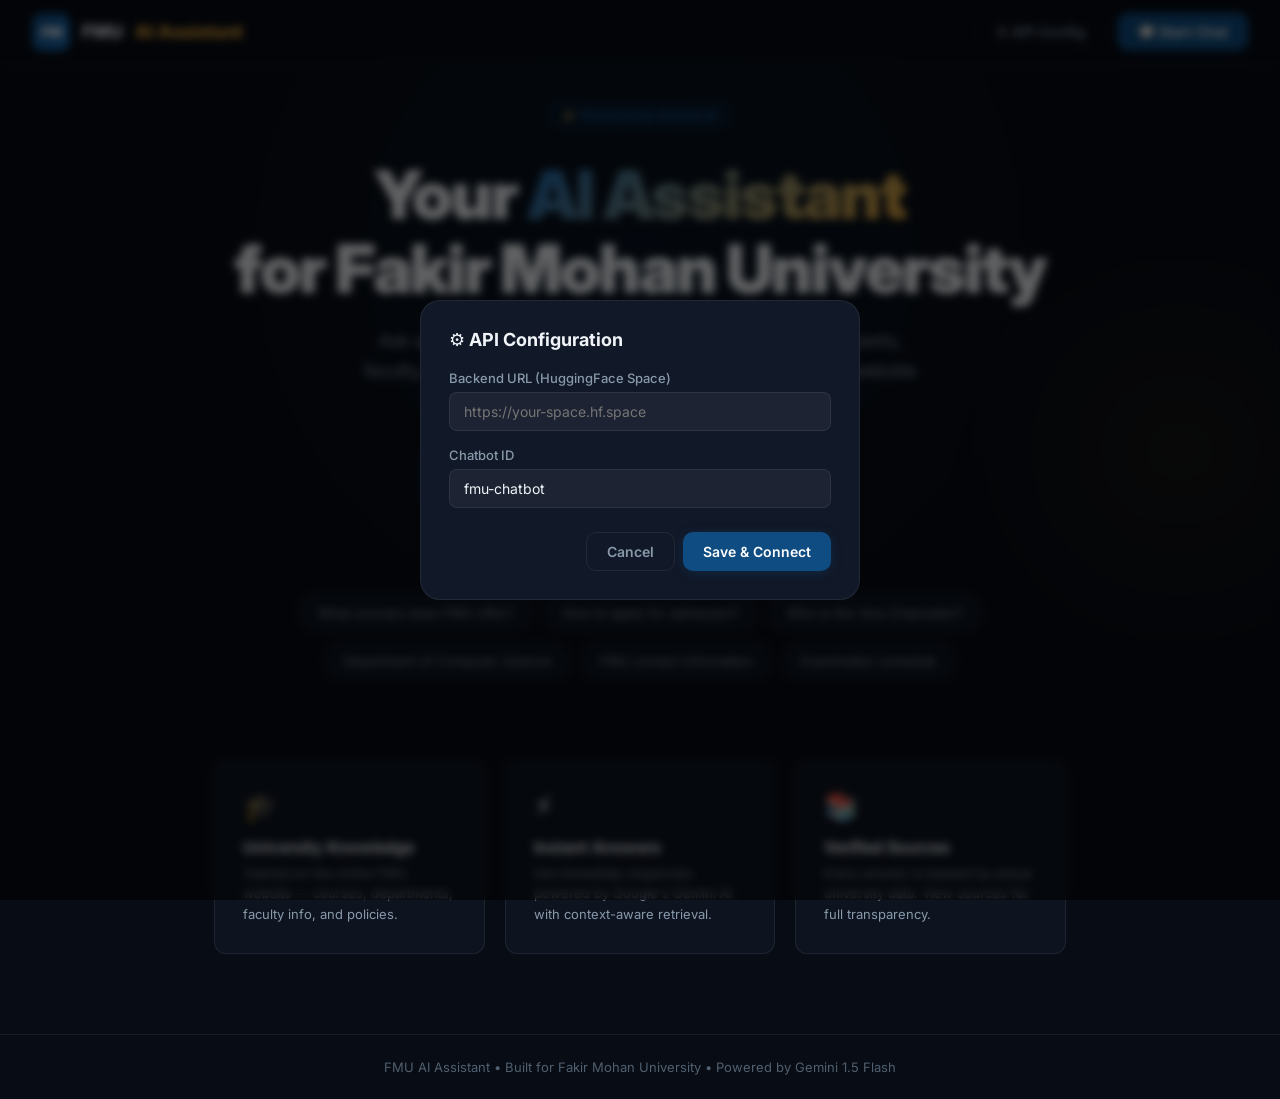
<file: frontend/index.html>
<!DOCTYPE html>
<html lang="en">
<head>
    <meta charset="UTF-8">
    <meta name="viewport" content="width=device-width, initial-scale=1.0">
    <title>FMU AI Assistant — Fakir Mohan University</title>
    <meta name="description" content="AI-powered assistant for Fakir Mohan University. Ask questions about courses, admissions, departments, and more.">
    <link href="https://fonts.googleapis.com/css2?family=Inter:wght@300;400;500;600;700;800;900&display=swap" rel="stylesheet">
    <link rel="icon" href="data:image/svg+xml,<svg xmlns='http://www.w3.org/2000/svg' viewBox='0 0 32 32'><rect width='32' height='32' rx='8' fill='%230F4C81'/><text x='50%25' y='55%25' text-anchor='middle' dominant-baseline='central' font-size='15' font-weight='bold' fill='white'>FM</text></svg>">
    <style>
        /* ============================================= */
        /*  FMU AI ASSISTANT — COMPLETE STYLES           */
        /* ============================================= */

        :root {
            --primary: #0F4C81;
            --primary-light: #1A6BB5;
            --primary-dark: #0A3A66;
            --accent: #E8A838;
            --accent-light: #F0BC5E;
            --bg-dark: #080C14;
            --bg-card: #0D1420;
            --bg-secondary: #111827;
            --bg-input: rgba(255,255,255,0.05);
            --text-primary: #F0F4F8;
            --text-secondary: #8899AA;
            --text-muted: #506070;
            --border: rgba(255,255,255,0.07);
            --border-focus: rgba(15,76,129,0.5);
            --shadow-glow: 0 0 40px rgba(15,76,129,0.15);
            --radius: 12px;
            --radius-lg: 20px;
            --font: 'Inter', -apple-system, BlinkMacSystemFont, system-ui, sans-serif;
        }

        * { margin:0; padding:0; box-sizing:border-box; }

        html { scroll-behavior: smooth; }

        body {
            font-family: var(--font);
            background: var(--bg-dark);
            color: var(--text-primary);
            min-height: 100vh;
            overflow-x: hidden;
            -webkit-font-smoothing: antialiased;
        }

        ::-webkit-scrollbar { width:5px; }
        ::-webkit-scrollbar-track { background:transparent; }
        ::-webkit-scrollbar-thumb { background:rgba(255,255,255,0.1); border-radius:10px; }

        /* ---- LANDING HERO ---- */
        .landing {
            min-height: 100vh;
            display: flex;
            flex-direction: column;
            position: relative;
        }

        .landing::before {
            content:'';
            position:absolute;
            top:-200px; left:50%; transform:translateX(-50%);
            width:900px; height:900px;
            background: radial-gradient(circle, rgba(15,76,129,0.12) 0%, transparent 65%);
            pointer-events:none;
        }

        .landing::after {
            content:'';
            position:absolute;
            top:200px; right:-150px;
            width:500px; height:500px;
            background: radial-gradient(circle, rgba(232,168,56,0.06) 0%, transparent 65%);
            pointer-events:none;
        }

        /* Navbar */
        .navbar {
            position: fixed; top:0; left:0; right:0;
            height: 64px;
            background: rgba(8,12,20,0.85);
            backdrop-filter: blur(20px);
            border-bottom: 1px solid var(--border);
            z-index: 1000;
            display: flex;
            align-items: center;
            justify-content: space-between;
            padding: 0 32px;
        }

        .nav-brand {
            display: flex;
            align-items: center;
            gap: 12px;
            font-weight: 800;
            font-size: 18px;
            text-decoration: none;
            color: var(--text-primary);
        }

        .nav-logo {
            width: 38px; height: 38px;
            background: linear-gradient(135deg, var(--primary), var(--primary-light));
            border-radius: 10px;
            display: flex; align-items:center; justify-content:center;
            font-size: 14px; font-weight: 900; color: white;
            letter-spacing: -0.5px;
        }

        .nav-brand span { color: var(--accent); }

        .nav-right {
            display: flex; align-items:center; gap:12px;
        }

        .btn {
            display: inline-flex; align-items:center; justify-content:center; gap:8px;
            padding: 10px 20px;
            border-radius: 10px;
            font-weight: 600; font-size: 14px;
            border: none; cursor: pointer;
            font-family: var(--font);
            transition: all 0.25s ease;
            text-decoration: none;
        }

        .btn-primary {
            background: var(--primary);
            color: white;
            box-shadow: 0 2px 12px rgba(15,76,129,0.3);
        }
        .btn-primary:hover {
            background: var(--primary-light);
            box-shadow: 0 4px 20px rgba(15,76,129,0.5);
            transform: translateY(-1px);
        }

        .btn-outline {
            background: transparent;
            color: var(--text-secondary);
            border: 1px solid var(--border);
        }
        .btn-outline:hover {
            color: var(--text-primary);
            border-color: rgba(255,255,255,0.15);
            background: rgba(255,255,255,0.03);
        }

        /* Hero */
        .hero {
            flex: 1;
            display: flex;
            flex-direction: column;
            align-items: center;
            justify-content: center;
            text-align: center;
            padding: 100px 24px 60px;
            position: relative;
        }

        .hero-badge {
            display: inline-flex; align-items:center; gap:8px;
            padding: 6px 16px;
            background: rgba(15,76,129,0.12);
            border: 1px solid rgba(15,76,129,0.25);
            border-radius: 999px;
            font-size: 13px;
            color: var(--primary-light);
            font-weight: 500;
            margin-bottom: 28px;
            animation: fadeUp 0.6s ease-out;
        }

        .hero h1 {
            font-size: clamp(2.5rem, 6vw, 4.2rem);
            font-weight: 900;
            line-height: 1.1;
            letter-spacing: -0.03em;
            margin-bottom: 20px;
            animation: fadeUp 0.6s ease-out 0.1s both;
        }

        .hero h1 .highlight {
            background: linear-gradient(135deg, var(--primary-light), var(--accent));
            -webkit-background-clip: text;
            -webkit-text-fill-color: transparent;
            background-clip: text;
        }

        .hero-subtitle {
            font-size: 18px;
            color: var(--text-secondary);
            max-width: 560px;
            line-height: 1.7;
            margin-bottom: 36px;
            animation: fadeUp 0.6s ease-out 0.2s both;
        }

        .hero-actions {
            display: flex; gap: 12px;
            animation: fadeUp 0.6s ease-out 0.3s both;
        }

        /* Quick Questions */
        .quick-section {
            padding: 0 24px 80px;
            text-align: center;
            position: relative;
            animation: fadeUp 0.6s ease-out 0.4s both;
        }

        .quick-label {
            font-size: 13px;
            color: var(--text-muted);
            text-transform: uppercase;
            letter-spacing: 0.1em;
            font-weight: 600;
            margin-bottom: 16px;
        }

        .quick-questions {
            display: flex;
            flex-wrap: wrap;
            justify-content: center;
            gap: 10px;
            max-width: 800px;
            margin: 0 auto;
        }

        .quick-q {
            padding: 10px 18px;
            background: var(--bg-card);
            border: 1px solid var(--border);
            border-radius: 999px;
            color: var(--text-secondary);
            font-size: 13px;
            cursor: pointer;
            transition: all 0.2s;
            font-family: var(--font);
        }

        .quick-q:hover {
            border-color: var(--primary);
            color: var(--text-primary);
            background: rgba(15,76,129,0.08);
        }

        /* Features */
        .features {
            display: grid;
            grid-template-columns: repeat(auto-fit, minmax(260px, 1fr));
            gap: 20px;
            max-width: 900px;
            margin: 0 auto;
            padding: 0 24px 80px;
            animation: fadeUp 0.6s ease-out 0.5s both;
        }

        .feature-card {
            padding: 28px;
            background: var(--bg-card);
            border: 1px solid var(--border);
            border-radius: var(--radius);
            transition: all 0.3s;
        }

        .feature-card:hover {
            border-color: rgba(15,76,129,0.3);
            box-shadow: var(--shadow-glow);
            transform: translateY(-3px);
        }

        .feature-icon {
            font-size: 28px;
            margin-bottom: 14px;
        }

        .feature-card h3 {
            font-size: 16px; font-weight: 700;
            margin-bottom: 6px;
        }

        .feature-card p {
            font-size: 13px;
            color: var(--text-secondary);
            line-height: 1.6;
        }

        .footer {
            text-align: center;
            padding: 24px;
            border-top: 1px solid var(--border);
            font-size: 13px;
            color: var(--text-muted);
        }

        /* ================================================ */
        /*  CHAT PAGE                                       */
        /* ================================================ */
        .chat-page {
            display: none;
            flex-direction: column;
            height: 100vh;
        }

        .chat-page.active { display: flex; }
        .landing.hidden { display: none; }

        .chat-topbar {
            height: 64px;
            background: rgba(8,12,20,0.9);
            backdrop-filter: blur(20px);
            border-bottom: 1px solid var(--border);
            display: flex;
            align-items: center;
            justify-content: space-between;
            padding: 0 24px;
            flex-shrink: 0;
        }

        .chat-topbar-left {
            display: flex; align-items:center; gap:12px;
        }

        .chat-topbar-avatar {
            width: 36px; height: 36px;
            background: linear-gradient(135deg, var(--primary), var(--primary-light));
            border-radius: 10px;
            display: flex; align-items:center; justify-content:center;
            font-size: 13px; font-weight: 900; color: white;
        }

        .chat-topbar-info h3 {
            font-size: 15px; font-weight: 700;
        }

        .chat-topbar-status {
            font-size: 12px;
            color: #00C9A7;
            display: flex; align-items:center; gap:4px;
        }

        .chat-topbar-status::before {
            content:''; width:6px; height:6px;
            border-radius:50%; background:#00C9A7;
        }

        .chat-topbar-right {
            display: flex; gap: 8px;
        }

        .icon-btn {
            width: 36px; height: 36px;
            border-radius: 8px;
            background: transparent;
            border: 1px solid var(--border);
            color: var(--text-secondary);
            cursor: pointer;
            display: flex; align-items:center; justify-content:center;
            font-size: 16px;
            transition: all 0.2s;
            font-family: var(--font);
        }
        .icon-btn:hover {
            background: rgba(255,255,255,0.05);
            color: var(--text-primary);
        }

        /* Messages */
        .chat-messages {
            flex: 1;
            overflow-y: auto;
            padding: 24px;
            display: flex;
            flex-direction: column;
            gap: 16px;
        }

        .msg {
            max-width: 75%;
            display: flex;
            gap: 10px;
            animation: fadeUp 0.3s ease-out;
        }

        .msg.user { align-self:flex-end; flex-direction:row-reverse; }

        .msg-avatar {
            width: 32px; height: 32px;
            border-radius: 50%;
            flex-shrink: 0;
            display: flex; align-items:center; justify-content:center;
            font-size: 14px;
        }

        .msg.bot .msg-avatar {
            background: linear-gradient(135deg, var(--primary), var(--primary-light));
        }

        .msg.user .msg-avatar {
            background: var(--bg-secondary);
            border: 1px solid var(--border);
        }

        .msg-content {
            padding: 12px 18px;
            border-radius: 16px;
            font-size: 14px;
            line-height: 1.7;
        }

        .msg.bot .msg-content {
            background: var(--bg-card);
            border: 1px solid var(--border);
            border-top-left-radius: 4px;
        }

        .msg.user .msg-content {
            background: var(--primary);
            color: white;
            border-top-right-radius: 4px;
        }

        .msg-time {
            font-size: 11px;
            color: var(--text-muted);
            margin-top: 4px;
            padding: 0 4px;
        }

        .msg.user .msg-time { text-align:right; }

        /* Typing */
        .typing-dots { display:flex; gap:4px; padding:14px 18px; }
        .typing-dot {
            width:7px; height:7px;
            border-radius:50%;
            background: var(--text-muted);
            animation: bounce 1.4s infinite;
        }
        .typing-dot:nth-child(2) { animation-delay:0.2s; }
        .typing-dot:nth-child(3) { animation-delay:0.4s; }

        @keyframes bounce {
            0%,60%,100% { transform:translateY(0); }
            30% { transform:translateY(-7px); }
        }

        /* Chat Input */
        .chat-input-area {
            padding: 16px 24px;
            border-top: 1px solid var(--border);
            background: var(--bg-secondary);
            flex-shrink: 0;
        }

        .chat-input-box {
            display: flex; align-items:center; gap:10px;
            background: var(--bg-input);
            border: 1px solid var(--border);
            border-radius: 14px;
            padding: 4px 8px;
            transition: border-color 0.2s;
        }

        .chat-input-box:focus-within {
            border-color: var(--border-focus);
            box-shadow: 0 0 0 3px rgba(15,76,129,0.08);
        }

        #chatInput {
            flex:1;
            background:transparent;
            border:none;
            color: var(--text-primary);
            font-size: 14px;
            padding: 12px;
            font-family: var(--font);
            resize: none;
            max-height: 120px;
            outline: none;
            line-height: 1.5;
        }
        #chatInput::placeholder { color: var(--text-muted); }

        .send-btn {
            width: 40px; height: 40px;
            border-radius: 10px;
            background: var(--primary);
            color: white;
            border: none;
            cursor: pointer;
            display: flex; align-items:center; justify-content:center;
            flex-shrink: 0;
            transition: all 0.2s;
        }
        .send-btn:hover { background: var(--primary-light); }
        .send-btn:disabled { opacity:0.4; cursor:not-allowed; }

        .chat-footer-text {
            text-align:center;
            font-size: 11px;
            color: var(--text-muted);
            margin-top: 8px;
        }

        /* Sources */
        .sources-panel {
            display: none;
            padding: 12px 24px;
            border-top: 1px solid var(--border);
            background: var(--bg-card);
            max-height: 180px;
            overflow-y: auto;
        }
        .sources-panel.open { display:block; }
        .source-item {
            padding: 8px 12px;
            background: var(--bg-input);
            border-radius: 8px;
            margin-bottom: 6px;
            font-size: 12px;
            color: var(--text-secondary);
            line-height: 1.5;
        }

        /* Settings Modal */
        .modal-bg {
            position:fixed; inset:0;
            background: rgba(0,0,0,0.6);
            backdrop-filter: blur(4px);
            display:flex; align-items:center; justify-content:center;
            z-index:5000;
            opacity:0; visibility:hidden;
            transition: all 0.25s;
        }
        .modal-bg.open { opacity:1; visibility:visible; }

        .modal {
            background: var(--bg-secondary);
            border: 1px solid var(--border);
            border-radius: var(--radius-lg);
            padding: 28px;
            width: 90%; max-width: 440px;
            transform: scale(0.95) translateY(10px);
            transition: transform 0.25s;
        }
        .modal-bg.open .modal { transform:scale(1) translateY(0); }

        .modal h2 { font-size:18px; font-weight:700; margin-bottom:20px; }

        .modal label {
            display:block;
            font-size:13px; font-weight:500;
            color: var(--text-secondary);
            margin-bottom: 6px;
        }

        .modal input, .modal select {
            width:100%;
            padding: 10px 14px;
            background: var(--bg-input);
            border: 1px solid var(--border);
            border-radius: 8px;
            color: var(--text-primary);
            font-size: 14px;
            font-family: var(--font);
            outline:none;
            margin-bottom: 16px;
            transition: border-color 0.2s;
        }
        .modal input:focus { border-color: var(--border-focus); }

        .modal-actions {
            display:flex; gap:8px; justify-content:flex-end;
            margin-top: 8px;
        }

        /* Toast */
        .toast-box {
            position:fixed; top:72px; right:20px;
            z-index:9999;
            display:flex; flex-direction:column; gap:8px;
        }

        .toast {
            padding: 12px 20px;
            background: var(--bg-secondary);
            border: 1px solid var(--border);
            border-radius: 10px;
            font-size: 13px;
            display:flex; align-items:center; gap:8px;
            box-shadow: 0 4px 20px rgba(0,0,0,0.4);
            animation: slideIn 0.3s ease-out;
            min-width: 260px;
        }
        .toast.success { border-left: 3px solid #00C9A7; }
        .toast.error { border-left: 3px solid #FF5050; }

        /* Animations */
        @keyframes fadeUp {
            from { opacity:0; transform:translateY(16px); }
            to { opacity:1; transform:translateY(0); }
        }
        @keyframes slideIn {
            from { opacity:0; transform:translateX(100%); }
            to { opacity:1; transform:translateX(0); }
        }

        /* Responsive */
        @media (max-width:640px) {
            .hero h1 { font-size: 2rem; }
            .hero-actions { flex-direction:column; align-items:center; }
            .features { grid-template-columns:1fr; }
            .msg { max-width: 90%; }
            .quick-questions { gap:6px; }
            .quick-q { font-size:12px; padding:8px 12px; }
        }
    </style>
</head>
<body>

    <!-- ============================================ -->
    <!-- LANDING PAGE                                 -->
    <!-- ============================================ -->
    <div class="landing" id="landing">
        <nav class="navbar">
            <a href="#" class="nav-brand" onclick="showLanding()">
                <div class="nav-logo">FM</div>
                FMU <span>AI Assistant</span>
            </a>
            <div class="nav-right">
                <button class="btn btn-outline" onclick="openSettings()">⚙️ API Config</button>
                <button class="btn btn-primary" onclick="startChat()">💬 Start Chat</button>
            </div>
        </nav>

        <section class="hero">
            <div class="hero-badge">🎓 Powered by Gemini AI</div>
            <h1>Your <span class="highlight">AI Assistant</span><br>for Fakir Mohan University</h1>
            <p class="hero-subtitle">
                Ask anything about FMU — courses, admissions, departments, faculty, events, and more. 
                Trained on the official university website data.
            </p>
            <div class="hero-actions">
                <button class="btn btn-primary" onclick="startChat()" style="padding:14px 32px;font-size:16px">
                    💬 Chat with FMU AI
                </button>
                <a href="https://fmuniversity.nic.in" target="_blank" class="btn btn-outline" style="padding:14px 24px">
                    🌐 Visit FMU Website
                </a>
            </div>
        </section>

        <section class="quick-section">
            <div class="quick-label">Try asking</div>
            <div class="quick-questions">
                <button class="quick-q" onclick="askQuestion(this.textContent)">What courses does FMU offer?</button>
                <button class="quick-q" onclick="askQuestion(this.textContent)">How to apply for admission?</button>
                <button class="quick-q" onclick="askQuestion(this.textContent)">Who is the Vice Chancellor?</button>
                <button class="quick-q" onclick="askQuestion(this.textContent)">Department of Computer Science</button>
                <button class="quick-q" onclick="askQuestion(this.textContent)">FMU contact information</button>
                <button class="quick-q" onclick="askQuestion(this.textContent)">Examination schedule</button>
            </div>
        </section>

        <section class="features">
            <div class="feature-card">
                <div class="feature-icon">🎓</div>
                <h3>University Knowledge</h3>
                <p>Trained on the entire FMU website — courses, departments, faculty info, and policies.</p>
            </div>
            <div class="feature-card">
                <div class="feature-icon">⚡</div>
                <h3>Instant Answers</h3>
                <p>Get immediate responses powered by Google's Gemini AI with context-aware retrieval.</p>
            </div>
            <div class="feature-card">
                <div class="feature-icon">📚</div>
                <h3>Verified Sources</h3>
                <p>Every answer is backed by actual university data. View sources for full transparency.</p>
            </div>
        </section>

        <footer class="footer">
            FMU AI Assistant • Built for Fakir Mohan University • Powered by Gemini 1.5 Flash
        </footer>
    </div>

    <!-- ============================================ -->
    <!-- CHAT PAGE                                    -->
    <!-- ============================================ -->
    <div class="chat-page" id="chatPage">
        <div class="chat-topbar">
            <div class="chat-topbar-left">
                <div class="chat-topbar-avatar">FM</div>
                <div class="chat-topbar-info">
                    <h3>FMU AI Assistant</h3>
                    <div class="chat-topbar-status">Online</div>
                </div>
            </div>
            <div class="chat-topbar-right">
                <button class="icon-btn" onclick="toggleSources()" title="View Sources">📚</button>
                <button class="icon-btn" onclick="clearChat()" title="New Chat">🗑️</button>
                <button class="icon-btn" onclick="openSettings()" title="Settings">⚙️</button>
                <button class="icon-btn" onclick="showLanding()" title="Home">🏠</button>
            </div>
        </div>

        <div class="chat-messages" id="chatMessages"></div>

        <div class="sources-panel" id="sourcesPanel">
            <div style="font-size:12px;color:var(--text-muted);font-weight:600;margin-bottom:8px;">📚 Sources Used</div>
            <div id="sourcesContent"></div>
        </div>

        <div class="chat-input-area">
            <div class="chat-input-box">
                <textarea id="chatInput" placeholder="Ask anything about FMU..." rows="1" onkeydown="handleKey(event)"></textarea>
                <button class="send-btn" id="sendBtn" onclick="sendMessage()">
                    <svg width="18" height="18" viewBox="0 0 24 24" fill="none" stroke="currentColor" stroke-width="2.5" stroke-linecap="round" stroke-linejoin="round">
                        <line x1="22" y1="2" x2="11" y2="13"></line>
                        <polygon points="22 2 15 22 11 13 2 9 22 2"></polygon>
                    </svg>
                </button>
            </div>
            <div class="chat-footer-text">
                FMU AI Assistant • Powered by Gemini 1.5 Flash • Responses may not always be accurate
            </div>
        </div>
    </div>

    <!-- ============================================ -->
    <!-- SETTINGS MODAL                               -->
    <!-- ============================================ -->
    <div class="modal-bg" id="settingsModal">
        <div class="modal">
            <h2>⚙️ API Configuration</h2>
            <label>Backend URL (HuggingFace Space)</label>
            <input type="url" id="apiUrlInput" placeholder="https://your-space.hf.space">
            <label>Chatbot ID</label>
            <input type="text" id="botIdInput" placeholder="fmu-chatbot" value="fmu-chatbot">
            <div class="modal-actions">
                <button class="btn btn-outline" onclick="closeSettings()">Cancel</button>
                <button class="btn btn-primary" onclick="saveSettings()">Save & Connect</button>
            </div>
        </div>
    </div>

    <!-- Toast -->
    <div class="toast-box" id="toastBox"></div>

    <!-- ============================================ -->
    <!-- JAVASCRIPT                                   -->
    <!-- ============================================ -->
    <script>
        // ---- State ----
        let history = [];
        let lastSources = [];
        let showSourcesFlag = false;

        const INITIAL_MESSAGE = "Hello! 👋 I'm the **FMU AI Assistant**, trained on the Fakir Mohan University website. Ask me anything about courses, admissions, departments, faculty, or university policies!";

        // ---- API ----
        function getApiUrl() { return (localStorage.getItem('fmu_api_url') || '').replace(/\/+$/, ''); }
        function getBotId() { return localStorage.getItem('fmu_bot_id') || 'fmu-chatbot'; }

        // ---- Navigation ----
        function startChat() {
            document.getElementById('landing').classList.add('hidden');
            document.getElementById('chatPage').classList.add('active');
            if (document.getElementById('chatMessages').children.length === 0) {
                addMsg('bot', INITIAL_MESSAGE);
            }
            document.getElementById('chatInput').focus();
        }

        function showLanding() {
            document.getElementById('landing').classList.remove('hidden');
            document.getElementById('chatPage').classList.remove('active');
        }

        function askQuestion(q) {
            startChat();
            setTimeout(() => {
                document.getElementById('chatInput').value = q;
                sendMessage();
            }, 300);
        }

        // ---- Chat ----
        function addMsg(role, text, animate = true) {
            const container = document.getElementById('chatMessages');
            const div = document.createElement('div');
            div.className = `msg ${role}`;
            if (!animate) div.style.animation = 'none';
            const avatar = role === 'bot' ? 'FM' : '👤';
            const time = new Date().toLocaleTimeString([], {hour:'2-digit',minute:'2-digit'});
            div.innerHTML = `
                <div class="msg-avatar">${avatar}</div>
                <div>
                    <div class="msg-content">${formatMd(text)}</div>
                    <div class="msg-time">${time}</div>
                </div>
            `;
            container.appendChild(div);
            container.scrollTop = container.scrollHeight;
        }

        function showTyping() {
            const c = document.getElementById('chatMessages');
            const d = document.createElement('div');
            d.className = 'msg bot'; d.id = 'typingMsg';
            d.innerHTML = `
                <div class="msg-avatar">FM</div>
                <div class="msg-content">
                    <div class="typing-dots">
                        <div class="typing-dot"></div><div class="typing-dot"></div><div class="typing-dot"></div>
                    </div>
                </div>
            `;
            c.appendChild(d);
            c.scrollTop = c.scrollHeight;
        }

        function removeTyping() {
            const el = document.getElementById('typingMsg');
            if (el) el.remove();
        }

        async function sendMessage() {
            const input = document.getElementById('chatInput');
            const msg = input.value.trim();
            if (!msg) return;

            const api = getApiUrl();
            if (!api) { toast('Configure API URL first (⚙️ button)', 'error'); return; }

            addMsg('user', msg);
            history.push({ role: 'user', content: msg });
            input.value = '';
            input.style.height = 'auto';
            document.getElementById('sendBtn').disabled = true;

            showTyping();

            try {
                const resp = await fetch(`${api}/api/chat/${encodeURIComponent(getBotId())}`, {
                    method: 'POST',
                    headers: { 'Content-Type': 'application/json' },
                    body: JSON.stringify({ message: msg, history: history.slice(-10), stream: false }),
                });

                removeTyping();
                if (!resp.ok) { const e = await resp.json(); throw new Error(e.detail || 'Request failed'); }

                const data = await resp.json();
                const reply = data.response || 'Sorry, I could not generate a response.';
                addMsg('bot', reply);
                history.push({ role: 'assistant', content: reply });

                if (data.sources) { lastSources = data.sources; updateSources(); }
            } catch (err) {
                removeTyping();
                addMsg('bot', `⚠️ Error: ${err.message}`);
            }

            document.getElementById('sendBtn').disabled = false;
            input.focus();
        }

        function handleKey(e) {
            if (e.key === 'Enter' && !e.shiftKey) { e.preventDefault(); sendMessage(); }
        }

        function clearChat() {
            if (!confirm('Start new conversation?')) return;
            history = [];
            document.getElementById('chatMessages').innerHTML = '';
            addMsg('bot', INITIAL_MESSAGE);
        }

        // ---- Formatting ----
        function esc(s) {
            return String(s).replace(/&/g,'&amp;').replace(/</g,'&lt;').replace(/>/g,'&gt;').replace(/"/g,'&quot;');
        }

        function formatMd(text) {
            let s = esc(text);
            s = s.replace(/\*\*(.*?)\*\*/g, '<strong>$1</strong>');
            s = s.replace(/\*(.*?)\*/g, '<em>$1</em>');
            s = s.replace(/```([\s\S]*?)```/g, '<pre style="background:var(--bg-dark);padding:10px;border-radius:8px;margin:8px 0;overflow-x:auto;font-size:13px"><code>$1</code></pre>');
            s = s.replace(/`(.*?)`/g, '<code style="background:var(--bg-dark);padding:1px 5px;border-radius:4px;font-size:0.9em">$1</code>');
            s = s.replace(/\n/g, '<br>');
            s = s.replace(/\[(.*?)\]\((.*?)\)/g, '<a href="$2" target="_blank" style="color:var(--accent);text-decoration:underline">$1</a>');
            return s;
        }

        // ---- Sources ----
        function toggleSources() {
            showSourcesFlag = !showSourcesFlag;
            document.getElementById('sourcesPanel').classList.toggle('open', showSourcesFlag);
        }

        function updateSources() {
            const el = document.getElementById('sourcesContent');
            if (!lastSources.length) { el.innerHTML = '<p style="color:var(--text-muted)">No sources for last response.</p>'; return; }
            el.innerHTML = lastSources.map((s,i) =>
                `<div class="source-item"><strong>Source ${i+1}</strong> (${(s.score*100).toFixed(0)}% match)<br>${esc(s.content)}</div>`
            ).join('');
        }

        // ---- Settings ----
        function openSettings() {
            document.getElementById('apiUrlInput').value = getApiUrl();
            document.getElementById('botIdInput').value = getBotId();
            document.getElementById('settingsModal').classList.add('open');
        }

        function closeSettings() {
            document.getElementById('settingsModal').classList.remove('open');
        }

        function saveSettings() {
            const url = document.getElementById('apiUrlInput').value.trim();
            const botId = document.getElementById('botIdInput').value.trim();
            if (!url) { toast('Enter a valid API URL', 'error'); return; }
            localStorage.setItem('fmu_api_url', url);
            localStorage.setItem('fmu_bot_id', botId || 'fmu-chatbot');
            closeSettings();
            toast('Settings saved! Connected to backend.', 'success');
        }

        // ---- Toast ----
        function toast(msg, type = 'success') {
            const box = document.getElementById('toastBox');
            const t = document.createElement('div');
            t.className = `toast ${type}`;
            t.innerHTML = `<span>${type === 'success' ? '✅' : '❌'}</span><span>${esc(msg)}</span>`;
            box.appendChild(t);
            setTimeout(() => { t.style.opacity='0'; t.style.transform='translateX(100%)'; t.style.transition='all 0.3s'; setTimeout(()=>t.remove(),300); }, 4000);
        }

        // ---- Auto-resize input ----
        document.getElementById('chatInput').addEventListener('input', function() {
            this.style.height = 'auto';
            this.style.height = Math.min(this.scrollHeight, 120) + 'px';
        });

        // ---- Check if API is configured ----
        if (!getApiUrl()) {
            setTimeout(() => openSettings(), 500);
        }
    </script>
</body>
</html>
</file>
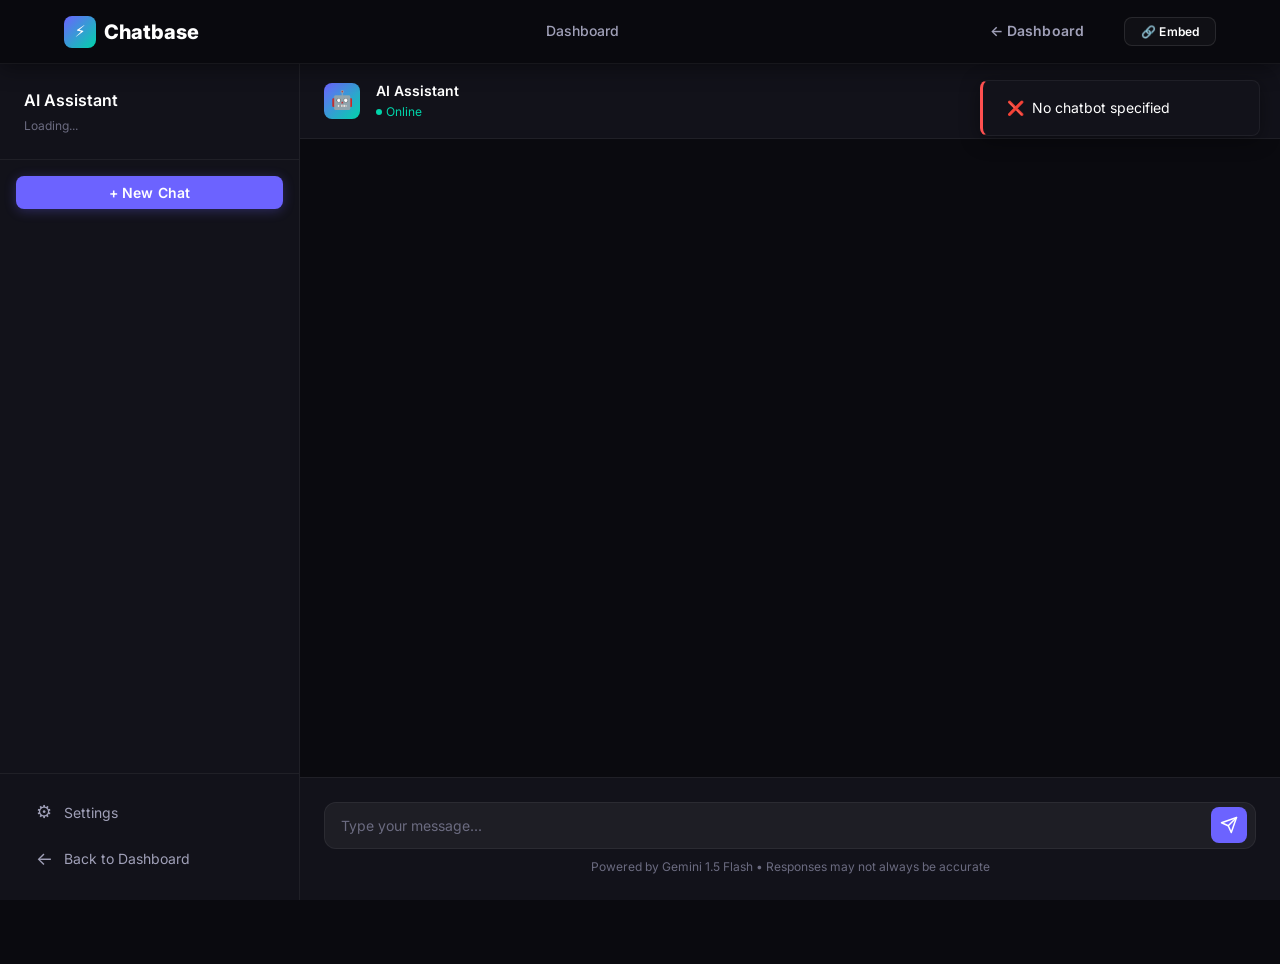
<file: frontend/chat.html>
<!DOCTYPE html>
<html lang="en">
<head>
    <meta charset="UTF-8">
    <meta name="viewport" content="width=device-width, initial-scale=1.0">
    <title>Chat — Chatbase</title>
    <meta name="description" content="Test your AI chatbot.">
    <link rel="stylesheet" href="style.css">
    <link rel="icon" href="data:image/svg+xml,<svg xmlns='http://www.w3.org/2000/svg' viewBox='0 0 32 32'><rect width='32' height='32' rx='6' fill='%236C63FF'/><text x='50%25' y='55%25' text-anchor='middle' dominant-baseline='central' font-size='18' fill='white'>⚡</text></svg>">
</head>
<body>
    <!-- NAVBAR -->
    <nav class="navbar scrolled">
        <div class="navbar-inner">
            <a href="index.html" class="navbar-logo">
                <div class="navbar-logo-icon">⚡</div>
                Chatbase
            </a>
            <div class="navbar-nav">
                <a href="dashboard.html">Dashboard</a>
            </div>
            <div class="navbar-actions">
                <a href="dashboard.html" class="btn btn-ghost">← Dashboard</a>
                <a id="embed-link" href="embed.html" class="btn btn-secondary btn-sm">🔗 Embed</a>
            </div>
        </div>
    </nav>

    <!-- CHAT LAYOUT -->
    <div class="chat-layout">
        <!-- Chat Sidebar -->
        <div class="chat-sidebar">
            <div class="chat-sidebar-header">
                <h2 id="sidebar-bot-name">AI Assistant</h2>
                <p id="sidebar-bot-url">Loading...</p>
            </div>
            <div style="padding:var(--space-md)">
                <button class="btn btn-primary" style="width:100%" onclick="newConversation()">
                    + New Chat
                </button>
            </div>
            <div class="chat-list" id="chat-list">
                <!-- Conversations listed here -->
            </div>
            <div style="padding:var(--space-md);border-top:1px solid var(--border-subtle)">
                <div class="sidebar-item" onclick="window.location.href='embed.html?bot='+encodeURIComponent(currentBotId)">
                    <span class="sidebar-item-icon">⚙️</span>
                    Settings
                </div>
                <div class="sidebar-item" onclick="window.location.href='dashboard.html'">
                    <span class="sidebar-item-icon">←</span>
                    Back to Dashboard
                </div>
            </div>
        </div>

        <!-- Chat Main -->
        <div class="chat-main">
            <div class="chat-header">
                <div class="chat-header-info">
                    <div class="chat-header-avatar">🤖</div>
                    <div>
                        <div class="chat-header-name" id="chat-bot-name">AI Assistant</div>
                        <div class="chat-header-status">Online</div>
                    </div>
                </div>
                <div style="display:flex;gap:var(--space-sm)">
                    <button class="btn btn-ghost btn-sm" onclick="clearChat()" title="Clear chat">🗑️</button>
                    <button class="btn btn-ghost btn-sm" onclick="toggleSources()" title="Toggle sources" id="sources-toggle">📚</button>
                </div>
            </div>

            <div class="chat-messages" id="chat-messages">
                <!-- Messages render here -->
            </div>

            <!-- Sources Panel (hidden by default) -->
            <div id="sources-panel" style="display:none;padding:var(--space-md);border-top:1px solid var(--border-subtle);background:var(--bg-secondary);max-height:200px;overflow-y:auto">
                <h4 style="font-size:var(--font-size-sm);color:var(--text-tertiary);margin-bottom:var(--space-sm)">📚 Sources Used</h4>
                <div id="sources-content" style="font-size:var(--font-size-xs);color:var(--text-secondary)"></div>
            </div>

            <!-- Chat Input -->
            <div class="chat-input-container">
                <div class="chat-input-wrapper">
                    <textarea class="chat-input" id="chat-input" 
                              placeholder="Type your message..." 
                              rows="1"
                              onkeydown="handleKeyDown(event)"></textarea>
                    <button class="chat-send-btn" id="send-btn" onclick="sendMessage()">
                        <svg viewBox="0 0 24 24" fill="none" stroke="currentColor" stroke-width="2" stroke-linecap="round" stroke-linejoin="round">
                            <line x1="22" y1="2" x2="11" y2="13"></line>
                            <polygon points="22 2 15 22 11 13 2 9 22 2"></polygon>
                        </svg>
                    </button>
                </div>
                <div class="chat-footer-note">
                    Powered by Gemini 1.5 Flash • Responses may not always be accurate
                </div>
            </div>
        </div>
    </div>

    <!-- Toast -->
    <div class="toast-container" id="toast-container"></div>

    <script src="app.js"></script>
    <script>
        let currentBotId = '';
        let chatHistory = [];
        let showSources = false;
        let lastSources = [];
        let conversations = [];
        let currentConvIndex = 0;

        // Init
        document.addEventListener('DOMContentLoaded', async () => {
            const params = new URLSearchParams(window.location.search);
            currentBotId = params.get('bot');

            if (!currentBotId) {
                showToast('No chatbot specified', 'error');
                return;
            }

            document.getElementById('embed-link').href = `embed.html?bot=${encodeURIComponent(currentBotId)}`;

            const apiUrl = getApiUrl();
            if (!apiUrl) {
                showToast('API URL not configured. Go to Dashboard → API Settings', 'error');
                return;
            }

            // Load bot info
            try {
                const resp = await fetch(`${apiUrl}/api/chatbot/${encodeURIComponent(currentBotId)}`, { signal: AbortSignal.timeout(15000) });
                if (!resp.ok) throw new Error('Bot not found');
                const bot = await resp.json();

                document.getElementById('sidebar-bot-name').textContent = bot.name || bot.id;
                document.getElementById('sidebar-bot-url').textContent = bot.source_url || '';
                document.getElementById('chat-bot-name').textContent = bot.name || bot.id;
                document.title = `${bot.name || bot.id} — Chatbase`;

                // Show initial message
                const initialMsg = bot.settings?.initial_message || 'Hi! How can I help you?';
                addMessage('bot', initialMsg);

            } catch (err) {
                showToast(`Error: ${err.message}`, 'error');
            }

            // Load conversations from localStorage
            loadConversations();

            // Auto-resize input
            const input = document.getElementById('chat-input');
            input.addEventListener('input', () => {
                input.style.height = 'auto';
                input.style.height = Math.min(input.scrollHeight, 120) + 'px';
            });
        });

        function handleKeyDown(e) {
            if (e.key === 'Enter' && !e.shiftKey) {
                e.preventDefault();
                sendMessage();
            }
        }

        function addMessage(role, content, animate = true) {
            const container = document.getElementById('chat-messages');
            const msgDiv = document.createElement('div');
            msgDiv.className = `message ${role}`;
            if (!animate) msgDiv.style.animation = 'none';

            const avatar = role === 'bot' ? '🤖' : '👤';
            const time = new Date().toLocaleTimeString([], { hour: '2-digit', minute: '2-digit' });

            msgDiv.innerHTML = `
                <div class="message-avatar">${avatar}</div>
                <div>
                    <div class="message-bubble">${formatMessage(content)}</div>
                    <div class="message-time">${time}</div>
                </div>
            `;

            container.appendChild(msgDiv);
            container.scrollTop = container.scrollHeight;

            return msgDiv;
        }

        function showTyping() {
            const container = document.getElementById('chat-messages');
            const typingDiv = document.createElement('div');
            typingDiv.className = 'message bot';
            typingDiv.id = 'typing-indicator';
            typingDiv.innerHTML = `
                <div class="message-avatar">🤖</div>
                <div class="message-bubble">
                    <div class="typing-indicator">
                        <div class="typing-dot"></div>
                        <div class="typing-dot"></div>
                        <div class="typing-dot"></div>
                    </div>
                </div>
            `;
            container.appendChild(typingDiv);
            container.scrollTop = container.scrollHeight;
        }

        function removeTyping() {
            const typing = document.getElementById('typing-indicator');
            if (typing) typing.remove();
        }

        async function sendMessage() {
            const input = document.getElementById('chat-input');
            const message = input.value.trim();
            if (!message) return;

            const apiUrl = getApiUrl();
            if (!apiUrl) {
                showToast('API URL not configured', 'error');
                return;
            }

            // Add user message
            addMessage('user', message);
            chatHistory.push({ role: 'user', content: message });
            input.value = '';
            input.style.height = 'auto';

            // Disable send
            const sendBtn = document.getElementById('send-btn');
            sendBtn.disabled = true;

            // Show typing
            showTyping();

            try {
                const resp = await fetch(`${apiUrl}/api/chat/${encodeURIComponent(currentBotId)}`, {
                    method: 'POST',
                    headers: { 'Content-Type': 'application/json' },
                    body: JSON.stringify({
                        message: message,
                        history: chatHistory.slice(-10),
                        stream: false,
                    }),
                    signal: AbortSignal.timeout(60000),
                });

                removeTyping();

                if (!resp.ok) {
                    const err = await resp.json();
                    throw new Error(err.detail || 'Chat failed');
                }

                const data = await resp.json();
                const botResponse = data.response || 'Sorry, I could not generate a response.';

                addMessage('bot', botResponse);
                chatHistory.push({ role: 'assistant', content: botResponse });

                // Store sources
                if (data.sources) {
                    lastSources = data.sources;
                    updateSourcesPanel();
                }

                // Save conversation
                saveConversation();

            } catch (err) {
                removeTyping();
                addMessage('bot', `⚠️ Error: ${err.message}`);
            }

            sendBtn.disabled = false;
            input.focus();
        }

        function formatMessage(text) {
            // Basic markdown-like formatting
            let formatted = escapeHtml(text);
            // Bold
            formatted = formatted.replace(/\*\*(.*?)\*\*/g, '<strong>$1</strong>');
            // Italic
            formatted = formatted.replace(/\*(.*?)\*/g, '<em>$1</em>');
            // Code blocks
            formatted = formatted.replace(/```([\s\S]*?)```/g, '<pre style="background:var(--bg-primary);padding:var(--space-sm);border-radius:var(--radius-sm);margin:var(--space-sm) 0;overflow-x:auto"><code>$1</code></pre>');
            // Inline code
            formatted = formatted.replace(/`(.*?)`/g, '<code style="background:var(--bg-primary);padding:1px 4px;border-radius:3px;font-size:0.9em">$1</code>');
            // Line breaks
            formatted = formatted.replace(/\n/g, '<br>');
            // Links
            formatted = formatted.replace(/\[(.*?)\]\((.*?)\)/g, '<a href="$2" target="_blank" style="color:var(--primary-light);text-decoration:underline">$1</a>');
            return formatted;
        }

        // Sources
        function toggleSources() {
            showSources = !showSources;
            document.getElementById('sources-panel').style.display = showSources ? 'block' : 'none';
            document.getElementById('sources-toggle').style.background = showSources ? 'var(--bg-glass-hover)' : '';
        }

        function updateSourcesPanel() {
            const panel = document.getElementById('sources-content');
            if (!lastSources.length) {
                panel.innerHTML = '<p>No sources available for the last response.</p>';
                return;
            }
            panel.innerHTML = lastSources.map((s, i) => `
                <div style="padding:var(--space-sm);background:var(--bg-input);border-radius:var(--radius-sm);margin-bottom:var(--space-xs)">
                    <strong>Source ${i + 1}</strong> (Score: ${(s.score * 100).toFixed(0)}%)<br>
                    ${escapeHtml(s.content)}...
                </div>
            `).join('');
        }

        // Conversation management
        function newConversation() {
            chatHistory = [];
            document.getElementById('chat-messages').innerHTML = '';
            lastSources = [];

            // Re-show initial message
            const name = document.getElementById('chat-bot-name').textContent;
            addMessage('bot', `Hi! I'm ${name}. How can I help you?`);

            currentConvIndex = conversations.length;
        }

        function clearChat() {
            if (confirm('Clear this conversation?')) {
                newConversation();
            }
        }

        function saveConversation() {
            const key = `chatbase_conv_${currentBotId}`;
            let convs = JSON.parse(localStorage.getItem(key) || '[]');

            const firstUserMsg = chatHistory.find(m => m.role === 'user');
            const convData = {
                title: firstUserMsg ? firstUserMsg.content.substring(0, 50) : 'New Conversation',
                messages: chatHistory,
                updated: Date.now(),
            };

            if (currentConvIndex < convs.length) {
                convs[currentConvIndex] = convData;
            } else {
                convs.push(convData);
                currentConvIndex = convs.length - 1;
            }

            localStorage.setItem(key, JSON.stringify(convs));
            loadConversations();
        }

        function loadConversations() {
            const key = `chatbase_conv_${currentBotId}`;
            conversations = JSON.parse(localStorage.getItem(key) || '[]');

            const list = document.getElementById('chat-list');
            list.innerHTML = conversations.map((conv, i) => `
                <div class="chat-list-item ${i === currentConvIndex ? 'active' : ''}" onclick="loadConversation(${i})">
                    <h4>${escapeHtml(conv.title)}</h4>
                    <p>${new Date(conv.updated).toLocaleDateString()}</p>
                </div>
            `).join('');
        }

        function loadConversation(index) {
            const conv = conversations[index];
            if (!conv) return;

            currentConvIndex = index;
            chatHistory = conv.messages || [];

            const container = document.getElementById('chat-messages');
            container.innerHTML = '';

            // Re-render messages
            chatHistory.forEach(msg => {
                const role = msg.role === 'user' ? 'user' : 'bot';
                addMessage(role, msg.content, false);
            });

            loadConversations(); // Update active state
        }
    </script>
</body>
</html>
</file>
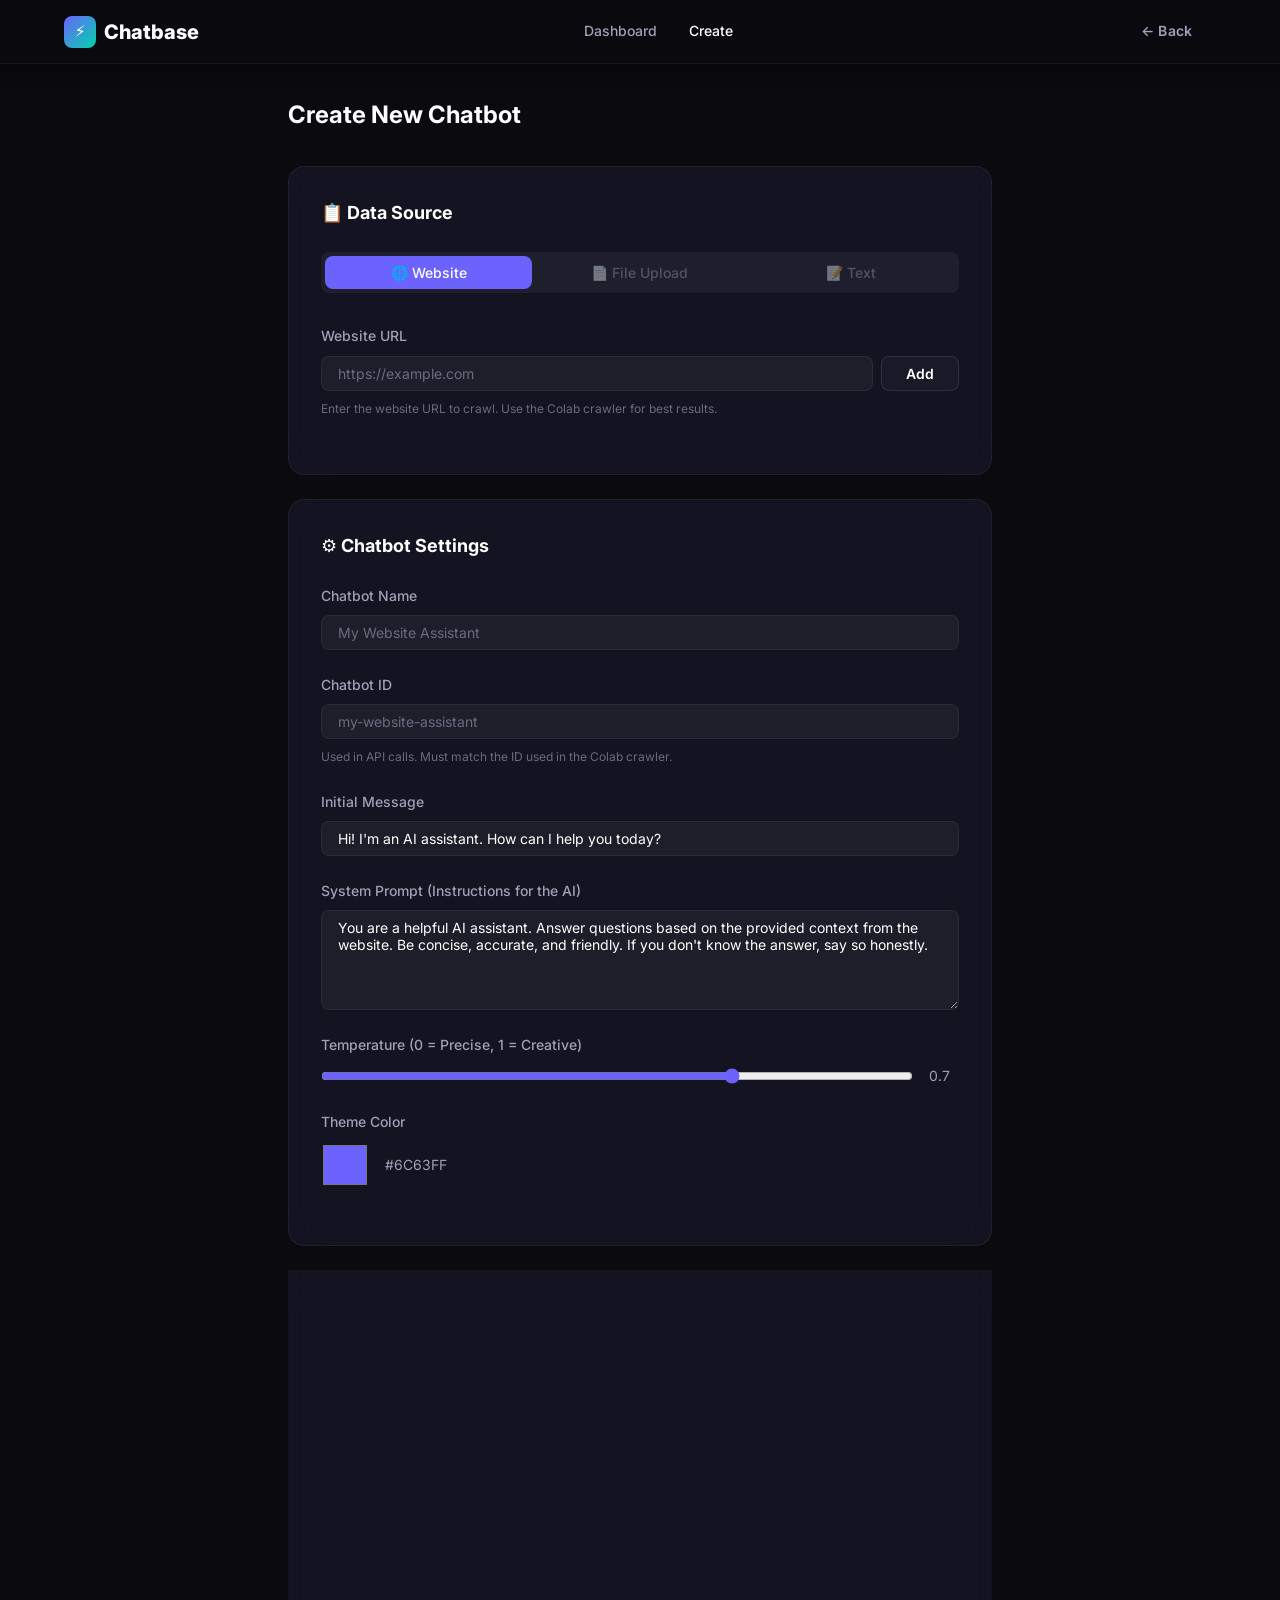
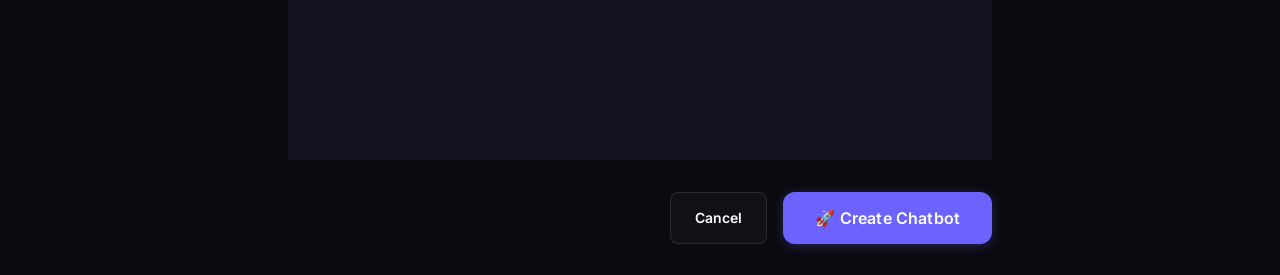
<file: frontend/create.html>
<!DOCTYPE html>
<html lang="en">
<head>
    <meta charset="UTF-8">
    <meta name="viewport" content="width=device-width, initial-scale=1.0">
    <title>Create Chatbot — Chatbase</title>
    <meta name="description" content="Create a new AI chatbot by entering your website URL.">
    <link rel="stylesheet" href="style.css">
    <link rel="icon" href="data:image/svg+xml,<svg xmlns='http://www.w3.org/2000/svg' viewBox='0 0 32 32'><rect width='32' height='32' rx='6' fill='%236C63FF'/><text x='50%25' y='55%25' text-anchor='middle' dominant-baseline='central' font-size='18' fill='white'>⚡</text></svg>">
</head>
<body>
    <!-- NAVBAR -->
    <nav class="navbar scrolled">
        <div class="navbar-inner">
            <a href="index.html" class="navbar-logo">
                <div class="navbar-logo-icon">⚡</div>
                Chatbase
            </a>
            <div class="navbar-nav">
                <a href="dashboard.html">Dashboard</a>
                <a href="create.html" style="color: var(--text-primary)">Create</a>
            </div>
            <div class="navbar-actions">
                <a href="dashboard.html" class="btn btn-ghost">← Back</a>
            </div>
        </div>
    </nav>

    <!-- CREATE FORM -->
    <div class="dashboard-layout" style="justify-content:center">
        <main class="main-content" style="margin-left:0;max-width:800px">
            <div class="page-header">
                <h1>Create New Chatbot</h1>
            </div>

            <!-- Source Tabs -->
            <div class="form-card glass-card">
                <h2>📋 Data Source</h2>
                <div class="source-tabs">
                    <button class="source-tab active" id="tab-website">🌐 Website</button>
                    <button class="source-tab disabled" title="File upload not supported">📄 File Upload</button>
                    <button class="source-tab disabled" title="Coming soon">📝 Text</button>
                </div>

                <div class="input-group">
                    <label>Website URL</label>
                    <div style="display:flex;gap:var(--space-sm)">
                        <input type="url" class="input-field" id="website-url" 
                               placeholder="https://example.com" style="flex:1">
                        <button class="btn btn-secondary" onclick="addUrl()">Add</button>
                    </div>
                    <small style="color:var(--text-tertiary);font-size:var(--font-size-xs)">
                        Enter the website URL to crawl. Use the Colab crawler for best results.
                    </small>
                </div>

                <div class="url-list" id="url-list">
                    <!-- URLs added here -->
                </div>
            </div>

            <!-- Chatbot Settings -->
            <div class="form-card glass-card">
                <h2>⚙️ Chatbot Settings</h2>

                <div class="input-group">
                    <label>Chatbot Name</label>
                    <input type="text" class="input-field" id="bot-name" 
                           placeholder="My Website Assistant">
                </div>

                <div class="input-group">
                    <label>Chatbot ID</label>
                    <input type="text" class="input-field" id="bot-id" 
                           placeholder="my-website-assistant"
                           pattern="[a-z0-9-]+"
                           title="Only lowercase letters, numbers, and hyphens">
                    <small style="color:var(--text-tertiary);font-size:var(--font-size-xs)">
                        Used in API calls. Must match the ID used in the Colab crawler.
                    </small>
                </div>

                <div class="input-group">
                    <label>Initial Message</label>
                    <input type="text" class="input-field" id="bot-initial-msg" 
                           placeholder="Hi! How can I help you today?"
                           value="Hi! I'm an AI assistant. How can I help you today?">
                </div>

                <div class="input-group">
                    <label>System Prompt (Instructions for the AI)</label>
                    <textarea class="input-field" id="bot-system-prompt" rows="4" 
                              placeholder="You are a helpful assistant that answers questions based on the provided website content...">You are a helpful AI assistant. Answer questions based on the provided context from the website. Be concise, accurate, and friendly. If you don't know the answer, say so honestly.</textarea>
                </div>

                <div class="input-group">
                    <label>Temperature (0 = Precise, 1 = Creative)</label>
                    <div style="display:flex;align-items:center;gap:var(--space-md)">
                        <input type="range" id="bot-temperature" min="0" max="1" step="0.1" value="0.7"
                               style="flex:1;accent-color:var(--primary)">
                        <span id="temp-value" style="font-size:var(--font-size-sm);color:var(--text-secondary);min-width:30px">0.7</span>
                    </div>
                </div>

                <div class="input-group">
                    <label>Theme Color</label>
                    <div class="color-picker-group">
                        <input type="color" id="bot-color" value="#6C63FF" 
                               style="width:48px;height:48px;border:none;border-radius:var(--radius-sm);cursor:pointer;background:transparent">
                        <span id="color-value" style="font-size:var(--font-size-sm);color:var(--text-secondary)">#6C63FF</span>
                    </div>
                </div>
            </div>

            <!-- Data Upload (Manual) -->
            <div class="form-card glass-card">
                <h2>📤 Upload Crawled Data</h2>
                <p style="color:var(--text-secondary);font-size:var(--font-size-sm);margin-bottom:var(--space-lg)">
                    Upload the <code style="background:var(--bg-input);padding:2px 6px;border-radius:4px">chunks.json</code> file generated by the Colab crawler.
                </p>

                <div class="input-group">
                    <label>Upload chunks.json</label>
                    <input type="file" id="chunks-file" accept=".json" class="input-field"
                           style="padding:var(--space-md)">
                </div>

                <div style="text-align:center;color:var(--text-tertiary);margin:var(--space-md) 0;font-size:var(--font-size-sm)">
                    — or paste JSON directly —
                </div>

                <div class="input-group">
                    <label>Paste chunks.json content</label>
                    <textarea class="input-field" id="chunks-json" rows="6" 
                              placeholder='{"chatbot_id": "my-bot", "chunks": [...]}'></textarea>
                </div>

                <!-- Progress -->
                <div class="crawl-progress" id="upload-progress">
                    <div class="progress-bar-container">
                        <div class="progress-bar" id="progress-bar"></div>
                    </div>
                    <p class="progress-text" id="progress-text">Uploading...</p>
                </div>
            </div>

            <!-- Actions -->
            <div class="form-actions">
                <a href="dashboard.html" class="btn btn-secondary">Cancel</a>
                <button class="btn btn-primary btn-lg" onclick="createChatbot()" id="create-btn">
                    🚀 Create Chatbot
                </button>
            </div>
        </main>
    </div>

    <!-- Toast -->
    <div class="toast-container" id="toast-container"></div>

    <script src="app.js"></script>
    <script>
        const urls = [];

        // Auto-generate ID from name
        document.getElementById('bot-name').addEventListener('input', (e) => {
            const id = e.target.value.toLowerCase().replace(/[^a-z0-9]+/g, '-').replace(/^-|-$/g, '');
            document.getElementById('bot-id').value = id;
        });

        // Temperature slider
        document.getElementById('bot-temperature').addEventListener('input', (e) => {
            document.getElementById('temp-value').textContent = e.target.value;
        });

        // Color picker
        document.getElementById('bot-color').addEventListener('input', (e) => {
            document.getElementById('color-value').textContent = e.target.value;
        });

        // URL management
        function addUrl() {
            const input = document.getElementById('website-url');
            const url = input.value.trim();
            if (!url) return;
            if (urls.includes(url)) {
                showToast('URL already added', 'error');
                return;
            }
            urls.push(url);
            renderUrls();
            input.value = '';
        }

        function removeUrl(index) {
            urls.splice(index, 1);
            renderUrls();
        }

        function renderUrls() {
            const list = document.getElementById('url-list');
            list.innerHTML = urls.map((url, i) => `
                <div class="url-item">
                    <span style="color:var(--accent)">🌐</span>
                    <span class="url-item-text">${escapeHtml(url)}</span>
                    <button class="url-item-remove" onclick="removeUrl(${i})">×</button>
                </div>
            `).join('');
        }

        // File upload handler
        document.getElementById('chunks-file').addEventListener('change', async (e) => {
            const file = e.target.files[0];
            if (!file) return;
            try {
                const text = await file.text();
                document.getElementById('chunks-json').value = text;
                showToast('File loaded! Click Create to upload.', 'success');
            } catch (err) {
                showToast('Failed to read file', 'error');
            }
        });

        // Create chatbot
        async function createChatbot() {
            const apiUrl = getApiUrl();
            if (!apiUrl) {
                showToast('Please configure your API URL first (Dashboard → API Settings)', 'error');
                return;
            }

            const jsonText = document.getElementById('chunks-json').value.trim();
            if (!jsonText) {
                showToast('Please upload or paste your chunks.json data', 'error');
                return;
            }

            let data;
            try {
                data = JSON.parse(jsonText);
            } catch {
                showToast('Invalid JSON format', 'error');
                return;
            }

            // Override with form settings
            const botId = document.getElementById('bot-id').value.trim() || data.chatbot_id || 'my-chatbot';
            data.chatbot_id = botId;

            // Show progress
            const progress = document.getElementById('upload-progress');
            const progressBar = document.getElementById('progress-bar');
            const progressText = document.getElementById('progress-text');
            const createBtn = document.getElementById('create-btn');

            progress.classList.add('active');
            createBtn.disabled = true;
            createBtn.innerHTML = '<div class="spinner"></div> Creating...';
            progressBar.style.width = '30%';
            progressText.textContent = 'Uploading chunks to backend...';

            try {
                const resp = await fetch(`${apiUrl}/api/chatbot`, {
                    method: 'POST',
                    headers: { 'Content-Type': 'application/json' },
                    body: JSON.stringify(data),
                    signal: AbortSignal.timeout(120000),
                });

                progressBar.style.width = '70%';
                progressText.textContent = 'Building vector index...';

                if (!resp.ok) {
                    const err = await resp.json();
                    throw new Error(err.detail || 'Upload failed');
                }

                progressBar.style.width = '90%';
                progressText.textContent = 'Saving settings...';

                // Update settings
                const settings = {
                    name: document.getElementById('bot-name').value || botId,
                    system_prompt: document.getElementById('bot-system-prompt').value,
                    temperature: parseFloat(document.getElementById('bot-temperature').value),
                    initial_message: document.getElementById('bot-initial-msg').value,
                    theme_color: document.getElementById('bot-color').value,
                };

                await fetch(`${apiUrl}/api/chatbot/${encodeURIComponent(botId)}/settings`, {
                    method: 'PUT',
                    headers: { 'Content-Type': 'application/json' },
                    body: JSON.stringify(settings),
                    signal: AbortSignal.timeout(15000),
                });

                progressBar.style.width = '100%';
                progressText.textContent = 'Chatbot created successfully!';

                showToast('🎉 Chatbot created successfully!', 'success');

                setTimeout(() => {
                    window.location.href = `chat.html?bot=${encodeURIComponent(botId)}`;
                }, 1500);

            } catch (err) {
                showToast(`Error: ${err.message}`, 'error');
                progress.classList.remove('active');
                createBtn.disabled = false;
                createBtn.innerHTML = '🚀 Create Chatbot';
            }
        }
    </script>
</body>
</html>
</file>
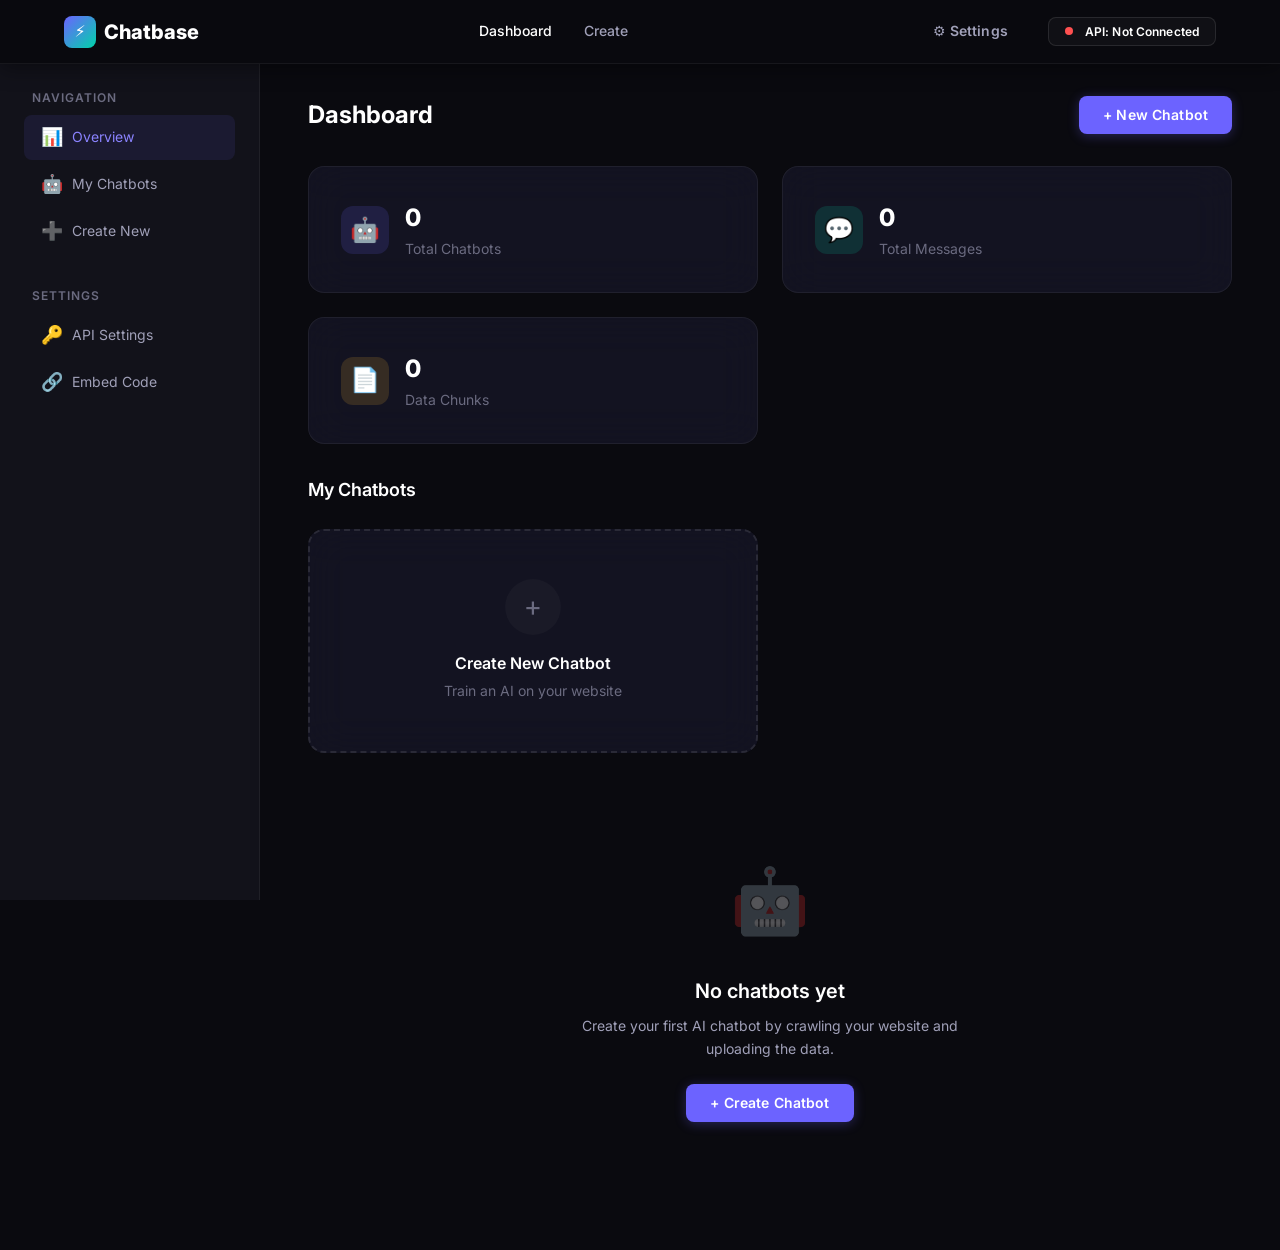
<file: frontend/dashboard.html>
<!DOCTYPE html>
<html lang="en">
<head>
    <meta charset="UTF-8">
    <meta name="viewport" content="width=device-width, initial-scale=1.0">
    <title>Dashboard — Chatbase</title>
    <meta name="description" content="Manage your AI chatbots. View analytics, update settings, and deploy widgets.">
    <link rel="stylesheet" href="style.css">
    <link rel="icon" href="data:image/svg+xml,<svg xmlns='http://www.w3.org/2000/svg' viewBox='0 0 32 32'><rect width='32' height='32' rx='6' fill='%236C63FF'/><text x='50%25' y='55%25' text-anchor='middle' dominant-baseline='central' font-size='18' fill='white'>⚡</text></svg>">
</head>
<body>
    <!-- ==================== NAVBAR ==================== -->
    <nav class="navbar scrolled">
        <div class="navbar-inner">
            <a href="index.html" class="navbar-logo">
                <div class="navbar-logo-icon">⚡</div>
                Chatbase
            </a>
            <div class="navbar-nav">
                <a href="dashboard.html" style="color: var(--text-primary)">Dashboard</a>
                <a href="create.html">Create</a>
            </div>
            <div class="navbar-actions">
                <a href="embed.html" class="btn btn-ghost">⚙️ Settings</a>
                <div class="btn btn-secondary btn-sm" id="api-status-badge">
                    <span class="status-dot" style="width:8px;height:8px;border-radius:50%;background:#FF5050;display:inline-block;margin-right:4px"></span>
                    API: Not Connected
                </div>
            </div>
        </div>
    </nav>

    <!-- ==================== DASHBOARD LAYOUT ==================== -->
    <div class="dashboard-layout">
        <!-- Sidebar -->
        <aside class="sidebar" id="sidebar">
            <div class="sidebar-section">
                <div class="sidebar-section-title">Navigation</div>
                <div class="sidebar-item active" onclick="showSection('overview')">
                    <span class="sidebar-item-icon">📊</span>
                    Overview
                </div>
                <div class="sidebar-item" onclick="showSection('chatbots')">
                    <span class="sidebar-item-icon">🤖</span>
                    My Chatbots
                </div>
                <div class="sidebar-item" onclick="window.location.href='create.html'">
                    <span class="sidebar-item-icon">➕</span>
                    Create New
                </div>
            </div>
            <div class="sidebar-section">
                <div class="sidebar-section-title">Settings</div>
                <div class="sidebar-item" onclick="showApiModal()">
                    <span class="sidebar-item-icon">🔑</span>
                    API Settings
                </div>
                <div class="sidebar-item" onclick="window.location.href='embed.html'">
                    <span class="sidebar-item-icon">🔗</span>
                    Embed Code
                </div>
            </div>
        </aside>

        <!-- Main Content -->
        <main class="main-content">
            <!-- Overview Section -->
            <div id="section-overview">
                <div class="page-header">
                    <h1>Dashboard</h1>
                    <a href="create.html" class="btn btn-primary">+ New Chatbot</a>
                </div>

                <!-- Stats Cards -->
                <div class="bots-grid" style="margin-bottom: var(--space-xl)">
                    <div class="glass-card" style="padding: var(--space-xl)">
                        <div style="display:flex;align-items:center;gap:var(--space-md)">
                            <div style="width:48px;height:48px;border-radius:var(--radius-md);background:rgba(108,99,255,0.15);display:flex;align-items:center;justify-content:center;font-size:24px">🤖</div>
                            <div>
                                <div style="font-size:var(--font-size-2xl);font-weight:800" id="stat-bots">0</div>
                                <div style="font-size:var(--font-size-sm);color:var(--text-tertiary)">Total Chatbots</div>
                            </div>
                        </div>
                    </div>
                    <div class="glass-card" style="padding: var(--space-xl)">
                        <div style="display:flex;align-items:center;gap:var(--space-md)">
                            <div style="width:48px;height:48px;border-radius:var(--radius-md);background:rgba(0,212,170,0.15);display:flex;align-items:center;justify-content:center;font-size:24px">💬</div>
                            <div>
                                <div style="font-size:var(--font-size-2xl);font-weight:800" id="stat-messages">0</div>
                                <div style="font-size:var(--font-size-sm);color:var(--text-tertiary)">Total Messages</div>
                            </div>
                        </div>
                    </div>
                    <div class="glass-card" style="padding: var(--space-xl)">
                        <div style="display:flex;align-items:center;gap:var(--space-md)">
                            <div style="width:48px;height:48px;border-radius:var(--radius-md);background:rgba(255,189,46,0.15);display:flex;align-items:center;justify-content:center;font-size:24px">📄</div>
                            <div>
                                <div style="font-size:var(--font-size-2xl);font-weight:800" id="stat-chunks">0</div>
                                <div style="font-size:var(--font-size-sm);color:var(--text-tertiary)">Data Chunks</div>
                            </div>
                        </div>
                    </div>
                </div>

                <!-- Chatbots List -->
                <h2 style="font-size: var(--font-size-lg); font-weight: 600; margin-bottom: var(--space-lg)">My Chatbots</h2>
                <div class="bots-grid" id="bots-grid">
                    <!-- Populated by JS -->
                </div>

                <!-- Empty State -->
                <div class="empty-state" id="empty-state" style="display:none">
                    <div class="empty-state-icon">🤖</div>
                    <h3>No chatbots yet</h3>
                    <p>Create your first AI chatbot by crawling your website and uploading the data.</p>
                    <a href="create.html" class="btn btn-primary">+ Create Chatbot</a>
                </div>
            </div>
        </main>
    </div>

    <!-- ==================== API Settings Modal ==================== -->
    <div class="modal-overlay" id="api-modal">
        <div class="modal">
            <div class="modal-header">
                <h2>🔑 API Settings</h2>
                <button class="modal-close" onclick="closeApiModal()">×</button>
            </div>
            <div class="input-group" style="margin-bottom: var(--space-lg)">
                <label>Backend URL (Hugging Face Space)</label>
                <input type="url" class="input-field" id="api-url-input" 
                       placeholder="https://your-space.hf.space" 
                       value="">
                <small style="color:var(--text-tertiary);font-size:var(--font-size-xs)">
                    The URL of your deployed Hugging Face Space backend
                </small>
            </div>
            <div style="display:flex;gap:var(--space-sm);justify-content:flex-end">
                <button class="btn btn-secondary" onclick="closeApiModal()">Cancel</button>
                <button class="btn btn-primary" onclick="saveApiUrl()">Save & Connect</button>
            </div>
        </div>
    </div>

    <!-- ==================== Delete Confirmation Modal ==================== -->
    <div class="modal-overlay" id="delete-modal">
        <div class="modal">
            <div class="modal-header">
                <h2>⚠️ Delete Chatbot</h2>
                <button class="modal-close" onclick="closeDeleteModal()">×</button>
            </div>
            <p style="color:var(--text-secondary);margin-bottom:var(--space-lg)">
                Are you sure you want to delete <strong id="delete-bot-name"></strong>? This action cannot be undone.
            </p>
            <div style="display:flex;gap:var(--space-sm);justify-content:flex-end">
                <button class="btn btn-secondary" onclick="closeDeleteModal()">Cancel</button>
                <button class="btn btn-danger" onclick="confirmDelete()">Delete</button>
            </div>
        </div>
    </div>

    <!-- Toast Container -->
    <div class="toast-container" id="toast-container"></div>

    <script src="app.js"></script>
    <script>
        // Initialize dashboard
        document.addEventListener('DOMContentLoaded', () => {
            loadApiUrl();
            loadChatbots();
        });

        function showSection(section) {
            document.querySelectorAll('.sidebar-item').forEach(item => item.classList.remove('active'));
            event.currentTarget.classList.add('active');
        }

        // --- API Modal ---
        function showApiModal() {
            document.getElementById('api-url-input').value = getApiUrl();
            document.getElementById('api-modal').classList.add('active');
        }

        function closeApiModal() {
            document.getElementById('api-modal').classList.remove('active');
        }

        function saveApiUrl() {
            const url = document.getElementById('api-url-input').value.trim();
            if (!url) {
                showToast('Please enter a valid URL', 'error');
                return;
            }
            localStorage.setItem('chatbase_api_url', url);
            closeApiModal();
            showToast('API URL saved successfully!', 'success');
            updateApiStatus();
            loadChatbots();
        }

        function loadApiUrl() {
            const url = localStorage.getItem('chatbase_api_url');
            if (url) {
                updateApiStatus();
            }
        }

        async function updateApiStatus() {
            const badge = document.getElementById('api-status-badge');
            const url = getApiUrl();
            if (!url) {
                badge.innerHTML = '<span style="width:8px;height:8px;border-radius:50%;background:#FF5050;display:inline-block;margin-right:4px"></span>API: Not Connected';
                return;
            }

            try {
                const resp = await fetch(`${url}/api/health`, { signal: AbortSignal.timeout(5000) });
                if (resp.ok) {
                    badge.innerHTML = '<span style="width:8px;height:8px;border-radius:50%;background:#28CA41;display:inline-block;margin-right:4px"></span>API: Connected';
                } else {
                    badge.innerHTML = '<span style="width:8px;height:8px;border-radius:50%;background:#FFBD2E;display:inline-block;margin-right:4px"></span>API: Error';
                }
            } catch {
                badge.innerHTML = '<span style="width:8px;height:8px;border-radius:50%;background:#FF5050;display:inline-block;margin-right:4px"></span>API: Offline';
            }
        }

        // --- Chatbots ---
        async function loadChatbots() {
            const grid = document.getElementById('bots-grid');
            const emptyState = document.getElementById('empty-state');
            const url = getApiUrl();

            // Always show create card
            let html = `
                <div class="create-bot-card glass-card" onclick="window.location.href='create.html'">
                    <div class="create-bot-icon">+</div>
                    <h3>Create New Chatbot</h3>
                    <p>Train an AI on your website</p>
                </div>
            `;

            if (!url) {
                grid.innerHTML = html;
                emptyState.style.display = 'block';
                return;
            }

            try {
                const resp = await fetch(`${url}/api/chatbots`, { signal: AbortSignal.timeout(15000) });
                const data = await resp.json();

                if (data.chatbots && data.chatbots.length > 0) {
                    emptyState.style.display = 'none';

                    // Update stats
                    document.getElementById('stat-bots').textContent = data.chatbots.length;
                    let totalMessages = 0, totalChunks = 0;
                    data.chatbots.forEach(bot => {
                        totalMessages += bot.message_count || 0;
                        totalChunks += bot.total_chunks || 0;
                    });
                    document.getElementById('stat-messages').textContent = totalMessages;
                    document.getElementById('stat-chunks').textContent = totalChunks;

                    data.chatbots.forEach(bot => {
                        html += `
                            <div class="bot-card glass-card" onclick="window.location.href='chat.html?bot=${encodeURIComponent(bot.id)}'">
                                <div class="bot-card-header">
                                    <div class="bot-avatar">🤖</div>
                                    <div class="bot-info">
                                        <h3>${escapeHtml(bot.name || bot.id)}</h3>
                                        <p>${escapeHtml(bot.source_url || 'No source URL')}</p>
                                    </div>
                                </div>
                                <div class="bot-stats">
                                    <div class="bot-stat">
                                        <span class="bot-stat-value">${bot.total_chunks || 0}</span>
                                        <span class="bot-stat-label">Chunks</span>
                                    </div>
                                    <div class="bot-stat">
                                        <span class="bot-stat-value">${bot.message_count || 0}</span>
                                        <span class="bot-stat-label">Messages</span>
                                    </div>
                                    <div class="bot-stat">
                                        <span class="bot-stat-value">${bot.chat_count || 0}</span>
                                        <span class="bot-stat-label">Conversations</span>
                                    </div>
                                </div>
                                <div style="display:flex;gap:var(--space-sm);margin-top:var(--space-md)">
                                    <button class="btn btn-secondary btn-sm" onclick="event.stopPropagation();window.location.href='embed.html?bot=${encodeURIComponent(bot.id)}'">⚙️ Settings</button>
                                    <button class="btn btn-danger btn-sm" onclick="event.stopPropagation();showDeleteModal('${escapeHtml(bot.id)}','${escapeHtml(bot.name || bot.id)}')">🗑️ Delete</button>
                                </div>
                            </div>
                        `;
                    });
                } else {
                    emptyState.style.display = 'block';
                }
            } catch (err) {
                console.error('Failed to load chatbots:', err);
                emptyState.style.display = 'block';
            }

            grid.innerHTML = html;
        }

        // --- Delete ---
        let deleteBotId = null;

        function showDeleteModal(id, name) {
            deleteBotId = id;
            document.getElementById('delete-bot-name').textContent = name;
            document.getElementById('delete-modal').classList.add('active');
        }

        function closeDeleteModal() {
            document.getElementById('delete-modal').classList.remove('active');
            deleteBotId = null;
        }

        async function confirmDelete() {
            if (!deleteBotId) return;
            const url = getApiUrl();
            try {
                await fetch(`${url}/api/chatbot/${encodeURIComponent(deleteBotId)}`, { method: 'DELETE', signal: AbortSignal.timeout(15000) });
                showToast('Chatbot deleted successfully', 'success');
                closeDeleteModal();
                loadChatbots();
            } catch (err) {
                showToast('Failed to delete chatbot', 'error');
            }
        }
    </script>
</body>
</html>
</file>
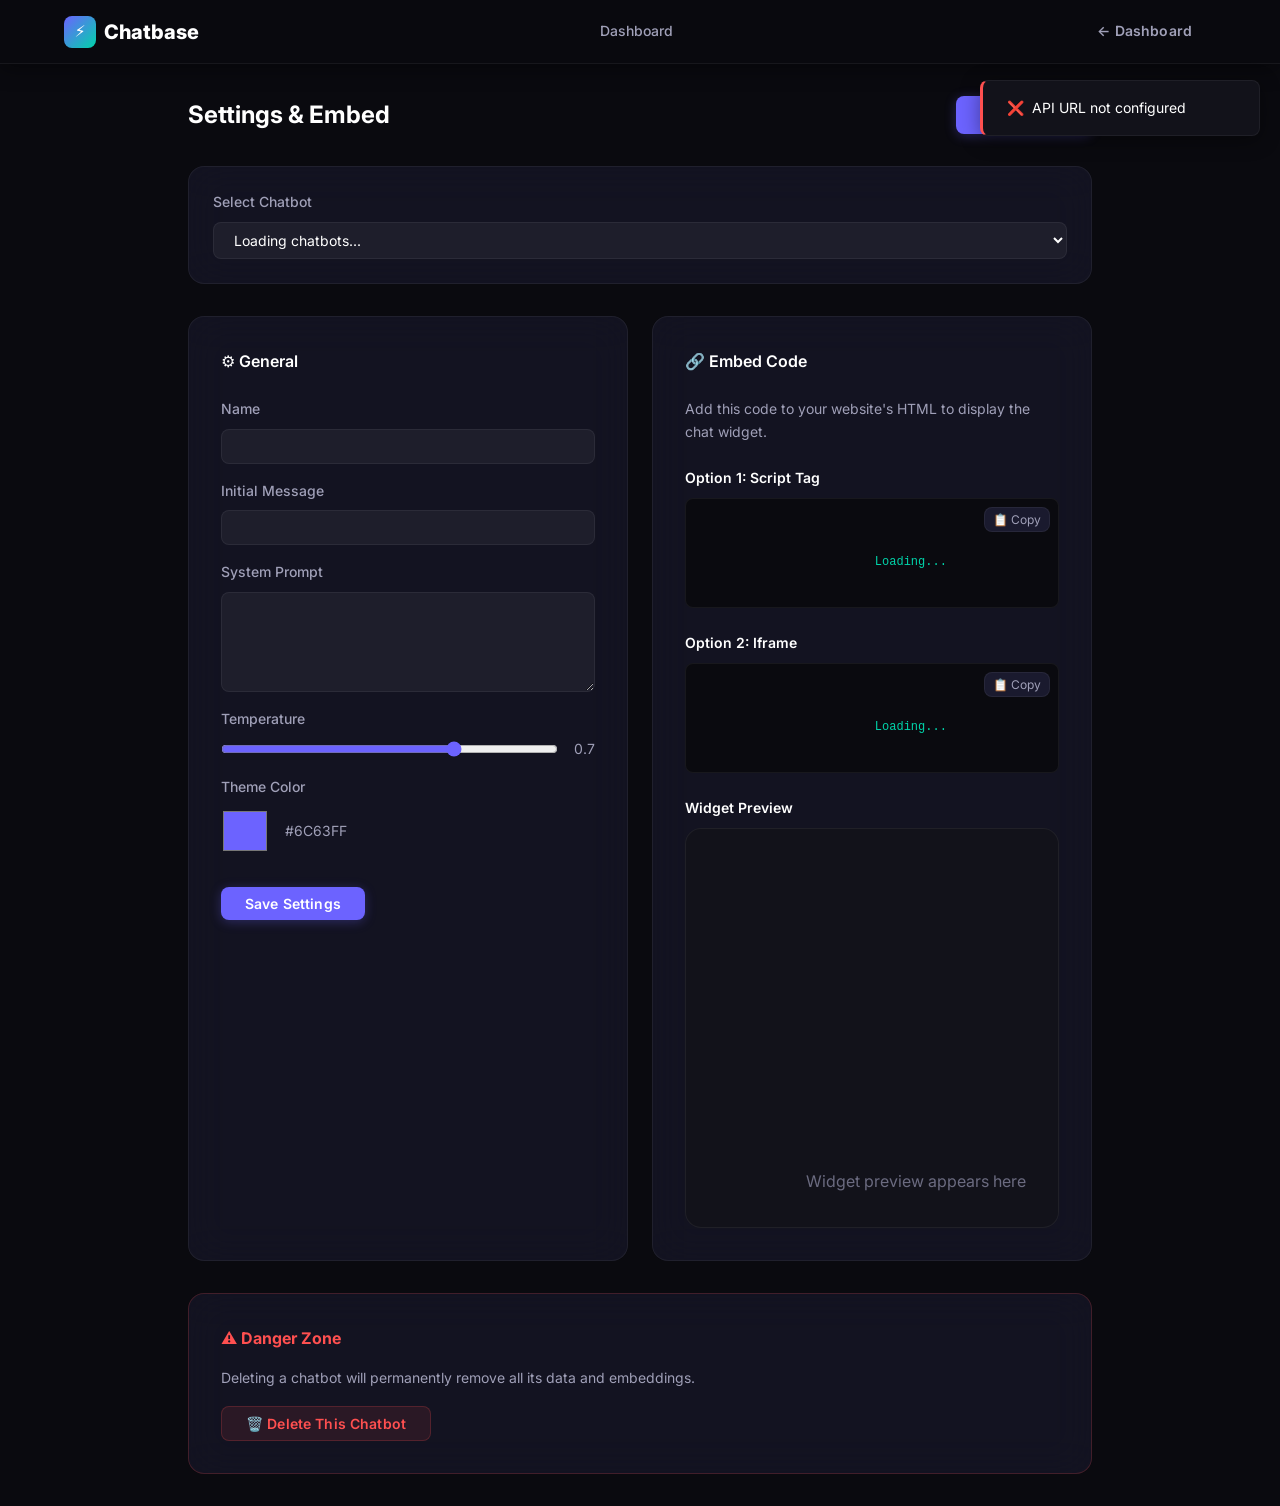
<file: frontend/embed.html>
<!DOCTYPE html>
<html lang="en">
<head>
    <meta charset="UTF-8">
    <meta name="viewport" content="width=device-width, initial-scale=1.0">
    <title>Settings & Embed — Chatbase</title>
    <meta name="description" content="Configure your chatbot settings and get embed code.">
    <link rel="stylesheet" href="style.css">
    <link rel="icon" href="data:image/svg+xml,<svg xmlns='http://www.w3.org/2000/svg' viewBox='0 0 32 32'><rect width='32' height='32' rx='6' fill='%236C63FF'/><text x='50%25' y='55%25' text-anchor='middle' dominant-baseline='central' font-size='18' fill='white'>⚡</text></svg>">
</head>
<body>
    <!-- NAVBAR -->
    <nav class="navbar scrolled">
        <div class="navbar-inner">
            <a href="index.html" class="navbar-logo">
                <div class="navbar-logo-icon">⚡</div>
                Chatbase
            </a>
            <div class="navbar-nav">
                <a href="dashboard.html">Dashboard</a>
            </div>
            <div class="navbar-actions">
                <a href="dashboard.html" class="btn btn-ghost">← Dashboard</a>
            </div>
        </div>
    </nav>

    <!-- LAYOUT -->
    <div class="dashboard-layout" style="justify-content:center">
        <main class="main-content" style="margin-left:0;max-width:1000px">
            <div class="page-header">
                <h1>Settings & Embed</h1>
                <a id="test-chat-link" href="chat.html" class="btn btn-primary">💬 Test Chat</a>
            </div>

            <!-- Bot Selector -->
            <div class="glass-card" style="padding:var(--space-lg);margin-bottom:var(--space-xl)">
                <div class="input-group">
                    <label>Select Chatbot</label>
                    <select class="input-field" id="bot-selector" onchange="loadBotSettings()">
                        <option value="">Loading chatbots...</option>
                    </select>
                </div>
            </div>

            <!-- Settings Grid -->
            <div class="settings-grid">
                <!-- General Settings -->
                <div class="settings-card glass-card">
                    <h3>⚙️ General</h3>
                    <div class="input-group">
                        <label>Name</label>
                        <input type="text" class="input-field" id="set-name">
                    </div>
                    <div class="input-group">
                        <label>Initial Message</label>
                        <input type="text" class="input-field" id="set-initial-msg">
                    </div>
                    <div class="input-group">
                        <label>System Prompt</label>
                        <textarea class="input-field" id="set-system-prompt" rows="4"></textarea>
                    </div>
                    <div class="input-group">
                        <label>Temperature</label>
                        <div style="display:flex;align-items:center;gap:var(--space-md)">
                            <input type="range" id="set-temperature" min="0" max="1" step="0.1" value="0.7"
                                   style="flex:1;accent-color:var(--primary)"
                                   oninput="document.getElementById('set-temp-val').textContent=this.value">
                            <span id="set-temp-val" style="font-size:var(--font-size-sm);color:var(--text-secondary)">0.7</span>
                        </div>
                    </div>
                    <div class="input-group">
                        <label>Theme Color</label>
                        <div class="color-picker-group">
                            <input type="color" id="set-color" value="#6C63FF"
                                   style="width:48px;height:48px;border:none;border-radius:var(--radius-sm);cursor:pointer;background:transparent"
                                   oninput="document.getElementById('set-color-val').textContent=this.value;updatePreview()">
                            <span id="set-color-val" style="font-size:var(--font-size-sm);color:var(--text-secondary)">#6C63FF</span>
                        </div>
                    </div>
                    <button class="btn btn-primary" onclick="saveSettings()" style="margin-top:var(--space-md)">Save Settings</button>
                </div>

                <!-- Embed Code -->
                <div class="settings-card glass-card">
                    <h3>🔗 Embed Code</h3>
                    <p style="color:var(--text-secondary);font-size:var(--font-size-sm);margin-bottom:var(--space-lg)">
                        Add this code to your website's HTML to display the chat widget.
                    </p>

                    <h4 style="font-size:var(--font-size-sm);font-weight:600;margin-bottom:var(--space-sm)">Option 1: Script Tag</h4>
                    <div class="code-block" id="embed-script-code">
                        <button class="code-copy-btn" onclick="copyCode('embed-script-code')">📋 Copy</button>
                        Loading...
                    </div>

                    <h4 style="font-size:var(--font-size-sm);font-weight:600;margin:var(--space-lg) 0 var(--space-sm)">Option 2: Iframe</h4>
                    <div class="code-block" id="embed-iframe-code">
                        <button class="code-copy-btn" onclick="copyCode('embed-iframe-code')">📋 Copy</button>
                        Loading...
                    </div>

                    <h4 style="font-size:var(--font-size-sm);font-weight:600;margin:var(--space-lg) 0 var(--space-sm)">Widget Preview</h4>
                    <div class="embed-preview" id="widget-preview">
                        <div style="text-align:center;color:var(--text-tertiary)">
                            <p>Widget preview appears here</p>
                        </div>
                    </div>
                </div>
            </div>

            <!-- Danger Zone -->
            <div class="glass-card" style="padding:var(--space-xl);margin-top:var(--space-xl);border-color:rgba(255,80,80,0.2)">
                <h3 style="color:#FF5050;font-size:var(--font-size-base);margin-bottom:var(--space-md)">⚠️ Danger Zone</h3>
                <p style="color:var(--text-secondary);font-size:var(--font-size-sm);margin-bottom:var(--space-md)">
                    Deleting a chatbot will permanently remove all its data and embeddings.
                </p>
                <button class="btn btn-danger" onclick="deleteChatbot()">🗑️ Delete This Chatbot</button>
            </div>
        </main>
    </div>

    <!-- Toast -->
    <div class="toast-container" id="toast-container"></div>

    <script src="app.js"></script>
    <script>
        let currentBotId = '';
        let currentSettings = {};

        document.addEventListener('DOMContentLoaded', async () => {
            const params = new URLSearchParams(window.location.search);
            currentBotId = params.get('bot') || '';

            const apiUrl = getApiUrl();
            if (!apiUrl) {
                showToast('API URL not configured', 'error');
                return;
            }

            // Load all chatbots into selector
            try {
                const resp = await fetch(`${apiUrl}/api/chatbots`, { signal: AbortSignal.timeout(15000) });
                const data = await resp.json();
                const selector = document.getElementById('bot-selector');
                selector.innerHTML = '';

                if (data.chatbots && data.chatbots.length > 0) {
                    data.chatbots.forEach(bot => {
                        const opt = document.createElement('option');
                        opt.value = bot.id;
                        opt.textContent = `${bot.name || bot.id} (${bot.source_url || 'N/A'})`;
                        if (bot.id === currentBotId) opt.selected = true;
                        selector.appendChild(opt);
                    });

                    if (!currentBotId) currentBotId = data.chatbots[0].id;
                    loadBotSettings();
                } else {
                    selector.innerHTML = '<option>No chatbots found</option>';
                }
            } catch (err) {
                showToast('Failed to load chatbots', 'error');
            }
        });

        async function loadBotSettings() {
            const selector = document.getElementById('bot-selector');
            currentBotId = selector.value;
            if (!currentBotId) return;

            const apiUrl = getApiUrl();
            document.getElementById('test-chat-link').href = `chat.html?bot=${encodeURIComponent(currentBotId)}`;

            try {
                const resp = await fetch(`${apiUrl}/api/chatbot/${encodeURIComponent(currentBotId)}`, { signal: AbortSignal.timeout(15000) });
                const bot = await resp.json();
                currentSettings = bot.settings || {};

                document.getElementById('set-name').value = currentSettings.name || '';
                document.getElementById('set-initial-msg').value = currentSettings.initial_message || '';
                document.getElementById('set-system-prompt').value = currentSettings.system_prompt || '';
                document.getElementById('set-temperature').value = currentSettings.temperature || 0.7;
                document.getElementById('set-temp-val').textContent = currentSettings.temperature || 0.7;
                document.getElementById('set-color').value = currentSettings.theme_color || '#6C63FF';
                document.getElementById('set-color-val').textContent = currentSettings.theme_color || '#6C63FF';

                updateEmbedCode();
                updatePreview();
            } catch (err) {
                showToast('Failed to load settings', 'error');
            }
        }

        async function saveSettings() {
            const apiUrl = getApiUrl();
            if (!apiUrl || !currentBotId) return;

            const settings = {
                name: document.getElementById('set-name').value,
                initial_message: document.getElementById('set-initial-msg').value,
                system_prompt: document.getElementById('set-system-prompt').value,
                temperature: parseFloat(document.getElementById('set-temperature').value),
                theme_color: document.getElementById('set-color').value,
            };

            try {
                const resp = await fetch(`${apiUrl}/api/chatbot/${encodeURIComponent(currentBotId)}/settings`, {
                    method: 'PUT',
                    headers: { 'Content-Type': 'application/json' },
                    body: JSON.stringify(settings),
                    signal: AbortSignal.timeout(15000),
                });

                if (resp.ok) {
                    showToast('Settings saved!', 'success');
                    currentSettings = settings;
                    updateEmbedCode();
                } else {
                    throw new Error('Save failed');
                }
            } catch (err) {
                showToast('Failed to save settings', 'error');
            }
        }

        function updateEmbedCode() {
            const apiUrl = getApiUrl();
            const color = document.getElementById('set-color').value;

            // Script tag embed
            const scriptCode = `&lt;!-- Chatbase Widget --&gt;
&lt;script&gt;
  window.chatbaseConfig = {
    chatbotId: "${currentBotId}",
    apiUrl: "${apiUrl}",
    themeColor: "${color}",
  };
&lt;/script&gt;
&lt;script src="${window.location.origin}/widget.js" defer&gt;&lt;/script&gt;`;

            document.getElementById('embed-script-code').innerHTML = `
                <button class="code-copy-btn" onclick="copyCode('embed-script-code')">📋 Copy</button>
                ${scriptCode}
            `;

            // Iframe embed
            const iframeCode = `&lt;iframe
  src="${window.location.origin}/chat.html?bot=${encodeURIComponent(currentBotId)}"
  width="400"
  height="600"
  frameborder="0"
  style="border-radius: 12px; box-shadow: 0 4px 20px rgba(0,0,0,0.3);"
&gt;&lt;/iframe&gt;`;

            document.getElementById('embed-iframe-code').innerHTML = `
                <button class="code-copy-btn" onclick="copyCode('embed-iframe-code')">📋 Copy</button>
                ${iframeCode}
            `;
        }

        function updatePreview() {
            const color = document.getElementById('set-color').value;
            const preview = document.getElementById('widget-preview');
            preview.innerHTML = `
                <div style="position:relative;width:100%;height:100%;display:flex;align-items:flex-end;justify-content:flex-end">
                    <div style="width:56px;height:56px;border-radius:50%;background:${color};display:flex;align-items:center;justify-content:center;font-size:24px;color:white;box-shadow:0 4px 20px ${color}66;cursor:pointer">💬</div>
                </div>
            `;
        }

        function copyCode(elementId) {
            const el = document.getElementById(elementId);
            const text = el.textContent.replace('📋 Copy', '').trim()
                .replace(/&lt;/g, '<').replace(/&gt;/g, '>').replace(/&amp;/g, '&');
            navigator.clipboard.writeText(text).then(() => {
                showToast('Copied to clipboard!', 'success');
            });
        }

        async function deleteChatbot() {
            if (!confirm('Are you sure you want to delete this chatbot? This cannot be undone.')) return;

            const apiUrl = getApiUrl();
            try {
                await fetch(`${apiUrl}/api/chatbot/${encodeURIComponent(currentBotId)}`, { method: 'DELETE', signal: AbortSignal.timeout(15000) });
                showToast('Chatbot deleted', 'success');
                setTimeout(() => window.location.href = 'dashboard.html', 1000);
            } catch (err) {
                showToast('Delete failed', 'error');
            }
        }
    </script>
</body>
</html>
</file>
<file: frontend/style.css>
/* =============================================================================
   CHATBASE CLONE — DESIGN SYSTEM
   Premium dark theme with glassmorphism, gradients, and micro-animations
   ============================================================================= */

/* --- Google Fonts --- */
@import url('https://fonts.googleapis.com/css2?family=Inter:wght@300;400;500;600;700;800;900&display=swap');

/* --- CSS Custom Properties --- */
:root {
    /* Brand Colors */
    --primary: #6C63FF;
    --primary-light: #8B83FF;
    --primary-dark: #5A52E0;
    --primary-glow: rgba(108, 99, 255, 0.3);
    --accent: #00D4AA;
    --accent-light: #00F0C0;

    /* Backgrounds */
    --bg-primary: #0A0A0F;
    --bg-secondary: #12121A;
    --bg-tertiary: #1A1A2E;
    --bg-card: rgba(26, 26, 46, 0.6);
    --bg-glass: rgba(255, 255, 255, 0.03);
    --bg-glass-hover: rgba(255, 255, 255, 0.06);
    --bg-input: rgba(255, 255, 255, 0.05);

    /* Text */
    --text-primary: #FFFFFF;
    --text-secondary: #A0A0B8;
    --text-tertiary: #6B6B80;
    --text-link: #8B83FF;

    /* Borders */
    --border-subtle: rgba(255, 255, 255, 0.06);
    --border-medium: rgba(255, 255, 255, 0.1);
    --border-strong: rgba(255, 255, 255, 0.15);
    --border-focus: rgba(108, 99, 255, 0.5);

    /* Shadows */
    --shadow-sm: 0 1px 3px rgba(0, 0, 0, 0.3);
    --shadow-md: 0 4px 20px rgba(0, 0, 0, 0.4);
    --shadow-lg: 0 8px 40px rgba(0, 0, 0, 0.5);
    --shadow-glow: 0 0 30px rgba(108, 99, 255, 0.15);

    /* Gradients */
    --gradient-primary: linear-gradient(135deg, #6C63FF, #00D4AA);
    --gradient-hero: linear-gradient(180deg, #0A0A0F 0%, #12121A 50%, #0A0A0F 100%);
    --gradient-card: linear-gradient(135deg, rgba(108, 99, 255, 0.1), rgba(0, 212, 170, 0.05));

    /* Spacing */
    --space-xs: 4px;
    --space-sm: 8px;
    --space-md: 16px;
    --space-lg: 24px;
    --space-xl: 32px;
    --space-2xl: 48px;
    --space-3xl: 64px;
    --space-4xl: 96px;

    /* Border Radius */
    --radius-sm: 8px;
    --radius-md: 12px;
    --radius-lg: 16px;
    --radius-xl: 24px;
    --radius-full: 9999px;

    /* Transitions */
    --transition-fast: 150ms cubic-bezier(0.4, 0, 0.2, 1);
    --transition-normal: 250ms cubic-bezier(0.4, 0, 0.2, 1);
    --transition-slow: 400ms cubic-bezier(0.4, 0, 0.2, 1);

    /* Typography */
    --font-family: 'Inter', -apple-system, BlinkMacSystemFont, system-ui, sans-serif;
    --font-size-xs: 0.75rem;
    --font-size-sm: 0.875rem;
    --font-size-base: 1rem;
    --font-size-lg: 1.125rem;
    --font-size-xl: 1.25rem;
    --font-size-2xl: 1.5rem;
    --font-size-3xl: 2rem;
    --font-size-4xl: 2.5rem;
    --font-size-5xl: 3.5rem;
    --font-size-6xl: 4.5rem;

    /* Layout */
    --max-width: 1200px;
    --sidebar-width: 260px;
    --navbar-height: 64px;
}

/* --- Reset --- */
*,
*::before,
*::after {
    margin: 0;
    padding: 0;
    box-sizing: border-box;
}

html {
    scroll-behavior: smooth;
    -webkit-font-smoothing: antialiased;
    -moz-osx-font-smoothing: grayscale;
}

body {
    font-family: var(--font-family);
    background: var(--bg-primary);
    color: var(--text-primary);
    line-height: 1.6;
    min-height: 100vh;
    overflow-x: hidden;
}

a {
    text-decoration: none;
    color: inherit;
    transition: color var(--transition-fast);
}

button {
    border: none;
    cursor: pointer;
    font-family: var(--font-family);
    font-size: var(--font-size-sm);
    transition: all var(--transition-normal);
}

input, textarea, select {
    font-family: var(--font-family);
    outline: none;
}

img {
    max-width: 100%;
    height: auto;
}

ul {
    list-style: none;
}

/* --- Scrollbar --- */
::-webkit-scrollbar {
    width: 6px;
}
::-webkit-scrollbar-track {
    background: transparent;
}
::-webkit-scrollbar-thumb {
    background: var(--border-medium);
    border-radius: var(--radius-full);
}
::-webkit-scrollbar-thumb:hover {
    background: var(--border-strong);
}

/* =============================================================================
   UTILITY CLASSES
   ============================================================================= */

.container {
    max-width: var(--max-width);
    margin: 0 auto;
    padding: 0 var(--space-lg);
}

.gradient-text {
    background: var(--gradient-primary);
    -webkit-background-clip: text;
    -webkit-text-fill-color: transparent;
    background-clip: text;
}

.glass-card {
    background: var(--bg-card);
    backdrop-filter: blur(20px);
    -webkit-backdrop-filter: blur(20px);
    border: 1px solid var(--border-subtle);
    border-radius: var(--radius-lg);
    transition: all var(--transition-normal);
}

.glass-card:hover {
    border-color: var(--border-medium);
    background: var(--bg-glass-hover);
    box-shadow: var(--shadow-glow);
    transform: translateY(-2px);
}

/* --- Buttons --- */
.btn {
    display: inline-flex;
    align-items: center;
    justify-content: center;
    gap: var(--space-sm);
    padding: var(--space-sm) var(--space-lg);
    border-radius: var(--radius-sm);
    font-weight: 600;
    font-size: var(--font-size-sm);
    letter-spacing: 0.01em;
    transition: all var(--transition-normal);
    white-space: nowrap;
    position: relative;
    overflow: hidden;
}

.btn::after {
    content: '';
    position: absolute;
    inset: 0;
    background: linear-gradient(rgba(255,255,255,0.1), transparent);
    opacity: 0;
    transition: opacity var(--transition-fast);
}

.btn:hover::after {
    opacity: 1;
}

.btn-primary {
    background: var(--primary);
    color: white;
    box-shadow: 0 2px 12px rgba(108, 99, 255, 0.3);
}

.btn-primary:hover {
    background: var(--primary-light);
    box-shadow: 0 4px 20px rgba(108, 99, 255, 0.5);
    transform: translateY(-1px);
}

.btn-secondary {
    background: var(--bg-glass);
    color: var(--text-primary);
    border: 1px solid var(--border-medium);
}

.btn-secondary:hover {
    background: var(--bg-glass-hover);
    border-color: var(--border-strong);
}

.btn-ghost {
    background: transparent;
    color: var(--text-secondary);
}

.btn-ghost:hover {
    color: var(--text-primary);
    background: var(--bg-glass);
}

.btn-danger {
    background: rgba(255, 80, 80, 0.1);
    color: #FF5050;
    border: 1px solid rgba(255, 80, 80, 0.2);
}

.btn-danger:hover {
    background: rgba(255, 80, 80, 0.2);
}

.btn-lg {
    padding: var(--space-md) var(--space-xl);
    font-size: var(--font-size-base);
    border-radius: var(--radius-md);
}

.btn-sm {
    padding: var(--space-xs) var(--space-md);
    font-size: var(--font-size-xs);
}

/* --- Inputs --- */
.input-group {
    display: flex;
    flex-direction: column;
    gap: var(--space-sm);
}

.input-group label {
    font-size: var(--font-size-sm);
    font-weight: 500;
    color: var(--text-secondary);
}

.input-field {
    padding: var(--space-sm) var(--space-md);
    background: var(--bg-input);
    border: 1px solid var(--border-subtle);
    border-radius: var(--radius-sm);
    color: var(--text-primary);
    font-size: var(--font-size-sm);
    transition: all var(--transition-fast);
}

.input-field:focus {
    border-color: var(--border-focus);
    box-shadow: 0 0 0 3px rgba(108, 99, 255, 0.1);
    background: rgba(255, 255, 255, 0.06);
}

.input-field::placeholder {
    color: var(--text-tertiary);
}

textarea.input-field {
    resize: vertical;
    min-height: 100px;
}

/* --- Badges --- */
.badge {
    display: inline-flex;
    align-items: center;
    gap: 4px;
    padding: 2px 10px;
    font-size: var(--font-size-xs);
    font-weight: 600;
    border-radius: var(--radius-full);
    background: rgba(108, 99, 255, 0.15);
    color: var(--primary-light);
}

.badge-success {
    background: rgba(0, 212, 170, 0.15);
    color: var(--accent);
}

/* --- Spinner --- */
.spinner {
    width: 20px;
    height: 20px;
    border: 2px solid var(--border-subtle);
    border-top-color: var(--primary);
    border-radius: 50%;
    animation: spin 0.8s linear infinite;
}

@keyframes spin {
    to { transform: rotate(360deg); }
}

/* =============================================================================
   NAVBAR
   ============================================================================= */

.navbar {
    position: fixed;
    top: 0;
    left: 0;
    right: 0;
    height: var(--navbar-height);
    background: rgba(10, 10, 15, 0.8);
    backdrop-filter: blur(20px);
    -webkit-backdrop-filter: blur(20px);
    border-bottom: 1px solid var(--border-subtle);
    z-index: 1000;
    transition: all var(--transition-normal);
}

.navbar.scrolled {
    background: rgba(10, 10, 15, 0.95);
    box-shadow: var(--shadow-md);
}

.navbar-inner {
    max-width: var(--max-width);
    margin: 0 auto;
    padding: 0 var(--space-lg);
    height: 100%;
    display: flex;
    align-items: center;
    justify-content: space-between;
}

.navbar-logo {
    display: flex;
    align-items: center;
    gap: var(--space-sm);
    font-weight: 800;
    font-size: var(--font-size-xl);
}

.navbar-logo-icon {
    width: 32px;
    height: 32px;
    background: var(--gradient-primary);
    border-radius: var(--radius-sm);
    display: flex;
    align-items: center;
    justify-content: center;
    font-size: 16px;
}

.navbar-nav {
    display: flex;
    align-items: center;
    gap: var(--space-xl);
}

.navbar-nav a {
    color: var(--text-secondary);
    font-size: var(--font-size-sm);
    font-weight: 500;
    transition: color var(--transition-fast);
}

.navbar-nav a:hover {
    color: var(--text-primary);
}

.navbar-actions {
    display: flex;
    align-items: center;
    gap: var(--space-md);
}

.mobile-menu-btn {
    display: none;
    background: none;
    color: var(--text-primary);
    font-size: 24px;
    padding: var(--space-xs);
}

/* =============================================================================
   HERO SECTION
   ============================================================================= */

.hero {
    padding-top: calc(var(--navbar-height) + var(--space-4xl));
    padding-bottom: var(--space-4xl);
    text-align: center;
    position: relative;
    overflow: hidden;
}

.hero::before {
    content: '';
    position: absolute;
    top: -200px;
    left: 50%;
    transform: translateX(-50%);
    width: 800px;
    height: 800px;
    background: radial-gradient(circle, rgba(108, 99, 255, 0.08) 0%, transparent 70%);
    pointer-events: none;
}

.hero::after {
    content: '';
    position: absolute;
    top: 100px;
    right: -100px;
    width: 400px;
    height: 400px;
    background: radial-gradient(circle, rgba(0, 212, 170, 0.05) 0%, transparent 70%);
    pointer-events: none;
}

.hero-badge {
    display: inline-flex;
    align-items: center;
    gap: var(--space-sm);
    padding: var(--space-xs) var(--space-md);
    background: var(--bg-glass);
    border: 1px solid var(--border-subtle);
    border-radius: var(--radius-full);
    font-size: var(--font-size-sm);
    color: var(--text-secondary);
    margin-bottom: var(--space-xl);
    animation: fadeInUp 0.6s ease-out;
}

.hero-badge span {
    color: var(--accent);
    font-weight: 600;
}

.hero h1 {
    font-size: var(--font-size-6xl);
    font-weight: 900;
    line-height: 1.1;
    max-width: 900px;
    margin: 0 auto var(--space-lg);
    letter-spacing: -0.03em;
    animation: fadeInUp 0.6s ease-out 0.1s both;
}

.hero-subtitle {
    font-size: var(--font-size-xl);
    color: var(--text-secondary);
    max-width: 600px;
    margin: 0 auto var(--space-2xl);
    line-height: 1.7;
    animation: fadeInUp 0.6s ease-out 0.2s both;
}

.hero-actions {
    display: flex;
    justify-content: center;
    gap: var(--space-md);
    animation: fadeInUp 0.6s ease-out 0.3s both;
}

.hero-stats {
    display: flex;
    justify-content: center;
    gap: var(--space-3xl);
    margin-top: var(--space-3xl);
    animation: fadeInUp 0.6s ease-out 0.4s both;
}

.hero-stat {
    text-align: center;
}

.hero-stat-number {
    font-size: var(--font-size-3xl);
    font-weight: 800;
}

.hero-stat-label {
    font-size: var(--font-size-sm);
    color: var(--text-tertiary);
    margin-top: var(--space-xs);
}

/* --- Hero Preview Window --- */
.hero-preview {
    max-width: 900px;
    margin: var(--space-3xl) auto 0;
    animation: fadeInUp 0.8s ease-out 0.5s both;
}

.preview-window {
    background: var(--bg-secondary);
    border: 1px solid var(--border-subtle);
    border-radius: var(--radius-lg);
    overflow: hidden;
    box-shadow: var(--shadow-lg), 0 0 60px rgba(108, 99, 255, 0.1);
}

.preview-titlebar {
    display: flex;
    align-items: center;
    gap: var(--space-sm);
    padding: var(--space-md) var(--space-lg);
    background: var(--bg-tertiary);
    border-bottom: 1px solid var(--border-subtle);
}

.preview-dot {
    width: 12px;
    height: 12px;
    border-radius: 50%;
}

.preview-dot.red { background: #FF5F57; }
.preview-dot.yellow { background: #FFBD2E; }
.preview-dot.green { background: #28CA41; }

.preview-url {
    flex: 1;
    text-align: center;
    font-size: var(--font-size-xs);
    color: var(--text-tertiary);
}

.preview-body {
    padding: var(--space-2xl);
    display: flex;
    gap: var(--space-xl);
    min-height: 300px;
}

.preview-sidebar {
    width: 200px;
    flex-shrink: 0;
}

.preview-sidebar-item {
    display: flex;
    align-items: center;
    gap: var(--space-sm);
    padding: var(--space-sm) var(--space-md);
    border-radius: var(--radius-sm);
    font-size: var(--font-size-sm);
    color: var(--text-secondary);
    margin-bottom: var(--space-xs);
    cursor: pointer;
    transition: all var(--transition-fast);
}

.preview-sidebar-item:hover,
.preview-sidebar-item.active {
    background: rgba(108, 99, 255, 0.1);
    color: var(--primary-light);
}

.preview-chat {
    flex: 1;
    display: flex;
    flex-direction: column;
    gap: var(--space-md);
}

.preview-message {
    max-width: 80%;
    padding: var(--space-md) var(--space-lg);
    border-radius: var(--radius-md);
    font-size: var(--font-size-sm);
    line-height: 1.6;
    animation: fadeInUp 0.4s ease-out both;
}

.preview-message.bot {
    background: var(--bg-tertiary);
    border: 1px solid var(--border-subtle);
    align-self: flex-start;
}

.preview-message.user {
    background: var(--primary);
    color: white;
    align-self: flex-end;
    margin-left: auto;
}

/* =============================================================================
   FEATURES SECTION
   ============================================================================= */

.features {
    padding: var(--space-4xl) 0;
    position: relative;
}

.section-header {
    text-align: center;
    margin-bottom: var(--space-3xl);
}

.section-tag {
    display: inline-block;
    font-size: var(--font-size-sm);
    font-weight: 600;
    color: var(--primary-light);
    text-transform: uppercase;
    letter-spacing: 0.1em;
    margin-bottom: var(--space-md);
}

.section-header h2 {
    font-size: var(--font-size-4xl);
    font-weight: 800;
    letter-spacing: -0.02em;
    margin-bottom: var(--space-md);
}

.section-header p {
    font-size: var(--font-size-lg);
    color: var(--text-secondary);
    max-width: 600px;
    margin: 0 auto;
}

.features-grid {
    display: grid;
    grid-template-columns: repeat(3, 1fr);
    gap: var(--space-lg);
}

.feature-card {
    padding: var(--space-xl);
}

.feature-icon {
    width: 48px;
    height: 48px;
    display: flex;
    align-items: center;
    justify-content: center;
    border-radius: var(--radius-md);
    font-size: 24px;
    margin-bottom: var(--space-lg);
    background: var(--gradient-card);
    border: 1px solid var(--border-subtle);
}

.feature-card h3 {
    font-size: var(--font-size-lg);
    font-weight: 700;
    margin-bottom: var(--space-sm);
}

.feature-card p {
    font-size: var(--font-size-sm);
    color: var(--text-secondary);
    line-height: 1.7;
}

/* =============================================================================
   HOW IT WORKS
   ============================================================================= */

.how-it-works {
    padding: var(--space-4xl) 0;
}

.steps-grid {
    display: grid;
    grid-template-columns: repeat(3, 1fr);
    gap: var(--space-xl);
    position: relative;
}

.steps-grid::before {
    content: '';
    position: absolute;
    top: 40px;
    left: 15%;
    right: 15%;
    height: 2px;
    background: var(--gradient-primary);
    opacity: 0.3;
}

.step-card {
    text-align: center;
    padding: var(--space-xl);
}

.step-number {
    width: 56px;
    height: 56px;
    display: flex;
    align-items: center;
    justify-content: center;
    border-radius: 50%;
    background: var(--gradient-primary);
    font-size: var(--font-size-xl);
    font-weight: 800;
    margin: 0 auto var(--space-lg);
    position: relative;
    z-index: 1;
}

.step-card h3 {
    font-size: var(--font-size-lg);
    font-weight: 700;
    margin-bottom: var(--space-sm);
}

.step-card p {
    font-size: var(--font-size-sm);
    color: var(--text-secondary);
    line-height: 1.7;
}

/* =============================================================================
   CTA / FOOTER
   ============================================================================= */

.cta-section {
    padding: var(--space-4xl) 0;
    text-align: center;
}

.cta-box {
    padding: var(--space-3xl);
    background: var(--gradient-card);
    border: 1px solid var(--border-subtle);
    border-radius: var(--radius-xl);
    position: relative;
    overflow: hidden;
}

.cta-box::before {
    content: '';
    position: absolute;
    inset: 0;
    background: radial-gradient(circle at top, rgba(108, 99, 255, 0.1), transparent 60%);
    pointer-events: none;
}

.cta-box h2 {
    font-size: var(--font-size-4xl);
    font-weight: 800;
    margin-bottom: var(--space-md);
    position: relative;
}

.cta-box p {
    font-size: var(--font-size-lg);
    color: var(--text-secondary);
    margin-bottom: var(--space-xl);
    max-width: 500px;
    margin-left: auto;
    margin-right: auto;
    position: relative;
}

.footer {
    padding: var(--space-2xl) 0;
    border-top: 1px solid var(--border-subtle);
    text-align: center;
    color: var(--text-tertiary);
    font-size: var(--font-size-sm);
}

.footer-links {
    display: flex;
    justify-content: center;
    gap: var(--space-xl);
    margin-bottom: var(--space-md);
}

.footer-links a:hover {
    color: var(--text-primary);
}

/* =============================================================================
   DASHBOARD LAYOUT
   ============================================================================= */

.dashboard-layout {
    display: flex;
    min-height: 100vh;
    padding-top: var(--navbar-height);
}

.sidebar {
    width: var(--sidebar-width);
    background: var(--bg-secondary);
    border-right: 1px solid var(--border-subtle);
    padding: var(--space-lg);
    position: fixed;
    top: var(--navbar-height);
    bottom: 0;
    left: 0;
    overflow-y: auto;
    z-index: 100;
}

.sidebar-section {
    margin-bottom: var(--space-xl);
}

.sidebar-section-title {
    font-size: var(--font-size-xs);
    font-weight: 600;
    color: var(--text-tertiary);
    text-transform: uppercase;
    letter-spacing: 0.08em;
    margin-bottom: var(--space-sm);
    padding: 0 var(--space-sm);
}

.sidebar-item {
    display: flex;
    align-items: center;
    gap: var(--space-sm);
    padding: var(--space-sm) var(--space-md);
    border-radius: var(--radius-sm);
    font-size: var(--font-size-sm);
    color: var(--text-secondary);
    cursor: pointer;
    transition: all var(--transition-fast);
    margin-bottom: 2px;
}

.sidebar-item:hover {
    background: var(--bg-glass-hover);
    color: var(--text-primary);
}

.sidebar-item.active {
    background: rgba(108, 99, 255, 0.1);
    color: var(--primary-light);
}

.sidebar-item-icon {
    font-size: 18px;
    width: 24px;
    text-align: center;
}

.main-content {
    flex: 1;
    margin-left: var(--sidebar-width);
    padding: var(--space-xl) var(--space-2xl);
    min-height: calc(100vh - var(--navbar-height));
}

.page-header {
    display: flex;
    align-items: center;
    justify-content: space-between;
    margin-bottom: var(--space-xl);
}

.page-header h1 {
    font-size: var(--font-size-2xl);
    font-weight: 700;
}

/* =============================================================================
   CHATBOT CARDS (Dashboard)
   ============================================================================= */

.bots-grid {
    display: grid;
    grid-template-columns: repeat(auto-fill, minmax(320px, 1fr));
    gap: var(--space-lg);
}

.bot-card {
    padding: var(--space-xl);
    cursor: pointer;
}

.bot-card-header {
    display: flex;
    align-items: center;
    gap: var(--space-md);
    margin-bottom: var(--space-lg);
}

.bot-avatar {
    width: 48px;
    height: 48px;
    border-radius: var(--radius-md);
    background: var(--gradient-primary);
    display: flex;
    align-items: center;
    justify-content: center;
    font-size: 24px;
    flex-shrink: 0;
}

.bot-info h3 {
    font-size: var(--font-size-base);
    font-weight: 600;
}

.bot-info p {
    font-size: var(--font-size-xs);
    color: var(--text-tertiary);
    margin-top: 2px;
}

.bot-stats {
    display: flex;
    gap: var(--space-xl);
    padding-top: var(--space-md);
    border-top: 1px solid var(--border-subtle);
}

.bot-stat {
    display: flex;
    flex-direction: column;
}

.bot-stat-value {
    font-size: var(--font-size-lg);
    font-weight: 700;
}

.bot-stat-label {
    font-size: var(--font-size-xs);
    color: var(--text-tertiary);
}

/* --- Create Bot Card --- */
.create-bot-card {
    padding: var(--space-2xl);
    display: flex;
    flex-direction: column;
    align-items: center;
    justify-content: center;
    text-align: center;
    min-height: 200px;
    border: 2px dashed var(--border-medium);
    cursor: pointer;
}

.create-bot-card:hover {
    border-color: var(--primary);
    background: rgba(108, 99, 255, 0.05);
}

.create-bot-icon {
    width: 56px;
    height: 56px;
    display: flex;
    align-items: center;
    justify-content: center;
    border-radius: 50%;
    background: var(--bg-glass);
    font-size: 28px;
    color: var(--text-tertiary);
    margin-bottom: var(--space-md);
}

.create-bot-card h3 {
    font-size: var(--font-size-base);
    font-weight: 600;
    margin-bottom: var(--space-xs);
}

.create-bot-card p {
    font-size: var(--font-size-sm);
    color: var(--text-tertiary);
}

/* =============================================================================
   CREATE CHATBOT FORM
   ============================================================================= */

.create-form-container {
    max-width: 700px;
    margin: 0 auto;
}

.form-card {
    padding: var(--space-xl);
    margin-bottom: var(--space-lg);
}

.form-card h2 {
    font-size: var(--font-size-lg);
    font-weight: 700;
    margin-bottom: var(--space-lg);
    display: flex;
    align-items: center;
    gap: var(--space-sm);
}

.form-card .input-group {
    margin-bottom: var(--space-lg);
}

.form-actions {
    display: flex;
    justify-content: flex-end;
    gap: var(--space-md);
    margin-top: var(--space-xl);
}

/* --- Source Tabs --- */
.source-tabs {
    display: flex;
    gap: var(--space-xs);
    margin-bottom: var(--space-xl);
    background: var(--bg-input);
    padding: var(--space-xs);
    border-radius: var(--radius-sm);
}

.source-tab {
    flex: 1;
    padding: var(--space-sm) var(--space-md);
    border-radius: var(--radius-sm);
    font-size: var(--font-size-sm);
    font-weight: 500;
    color: var(--text-secondary);
    background: transparent;
    text-align: center;
    transition: all var(--transition-fast);
}

.source-tab.active {
    background: var(--primary);
    color: white;
}

.source-tab:hover:not(.active) {
    color: var(--text-primary);
}

.source-tab.disabled {
    opacity: 0.4;
    cursor: not-allowed;
}

/* --- URL List --- */
.url-list {
    display: flex;
    flex-direction: column;
    gap: var(--space-sm);
    margin-top: var(--space-md);
}

.url-item {
    display: flex;
    align-items: center;
    gap: var(--space-sm);
    padding: var(--space-sm) var(--space-md);
    background: var(--bg-input);
    border-radius: var(--radius-sm);
    font-size: var(--font-size-sm);
    border: 1px solid var(--border-subtle);
}

.url-item-text {
    flex: 1;
    color: var(--text-secondary);
    overflow: hidden;
    text-overflow: ellipsis;
    white-space: nowrap;
}

.url-item-remove {
    background: none;
    color: var(--text-tertiary);
    font-size: 18px;
    padding: 2px;
}

.url-item-remove:hover {
    color: #FF5050;
}

/* --- Crawl Progress --- */
.crawl-progress {
    margin-top: var(--space-lg);
    display: none;
}

.crawl-progress.active {
    display: block;
}

.progress-bar-container {
    height: 6px;
    background: var(--bg-input);
    border-radius: var(--radius-full);
    overflow: hidden;
    margin-bottom: var(--space-sm);
}

.progress-bar {
    height: 100%;
    background: var(--gradient-primary);
    border-radius: var(--radius-full);
    width: 0%;
    transition: width 0.3s ease;
}

.progress-text {
    font-size: var(--font-size-xs);
    color: var(--text-tertiary);
    text-align: center;
}

/* =============================================================================
   CHAT INTERFACE
   ============================================================================= */

.chat-layout {
    display: flex;
    height: calc(100vh - var(--navbar-height));
    margin-top: var(--navbar-height);
}

.chat-sidebar {
    width: 300px;
    background: var(--bg-secondary);
    border-right: 1px solid var(--border-subtle);
    display: flex;
    flex-direction: column;
}

.chat-sidebar-header {
    padding: var(--space-lg);
    border-bottom: 1px solid var(--border-subtle);
}

.chat-sidebar-header h2 {
    font-size: var(--font-size-base);
    font-weight: 600;
}

.chat-sidebar-header p {
    font-size: var(--font-size-xs);
    color: var(--text-tertiary);
    margin-top: 2px;
}

.chat-list {
    flex: 1;
    overflow-y: auto;
    padding: var(--space-sm);
}

.chat-list-item {
    padding: var(--space-md);
    border-radius: var(--radius-sm);
    cursor: pointer;
    transition: all var(--transition-fast);
    margin-bottom: 2px;
}

.chat-list-item:hover {
    background: var(--bg-glass-hover);
}

.chat-list-item.active {
    background: rgba(108, 99, 255, 0.1);
}

.chat-list-item h4 {
    font-size: var(--font-size-sm);
    font-weight: 500;
    margin-bottom: 2px;
}

.chat-list-item p {
    font-size: var(--font-size-xs);
    color: var(--text-tertiary);
    overflow: hidden;
    text-overflow: ellipsis;
    white-space: nowrap;
}

.chat-main {
    flex: 1;
    display: flex;
    flex-direction: column;
    background: var(--bg-primary);
}

.chat-header {
    padding: var(--space-md) var(--space-lg);
    border-bottom: 1px solid var(--border-subtle);
    display: flex;
    align-items: center;
    justify-content: space-between;
    background: var(--bg-secondary);
}

.chat-header-info {
    display: flex;
    align-items: center;
    gap: var(--space-md);
}

.chat-header-avatar {
    width: 36px;
    height: 36px;
    border-radius: var(--radius-sm);
    background: var(--gradient-primary);
    display: flex;
    align-items: center;
    justify-content: center;
    font-size: 18px;
}

.chat-header-name {
    font-weight: 600;
    font-size: var(--font-size-sm);
}

.chat-header-status {
    font-size: var(--font-size-xs);
    color: var(--accent);
    display: flex;
    align-items: center;
    gap: 4px;
}

.chat-header-status::before {
    content: '';
    width: 6px;
    height: 6px;
    border-radius: 50%;
    background: var(--accent);
}

.chat-messages {
    flex: 1;
    overflow-y: auto;
    padding: var(--space-xl);
    display: flex;
    flex-direction: column;
    gap: var(--space-md);
}

.message {
    max-width: 70%;
    display: flex;
    gap: var(--space-sm);
    animation: fadeInUp 0.3s ease-out;
}

.message.user {
    align-self: flex-end;
    flex-direction: row-reverse;
}

.message-avatar {
    width: 32px;
    height: 32px;
    border-radius: 50%;
    flex-shrink: 0;
    display: flex;
    align-items: center;
    justify-content: center;
    font-size: 14px;
}

.message.bot .message-avatar {
    background: var(--gradient-primary);
}

.message.user .message-avatar {
    background: var(--bg-tertiary);
    border: 1px solid var(--border-medium);
}

.message-bubble {
    padding: var(--space-md) var(--space-lg);
    border-radius: var(--radius-md);
    font-size: var(--font-size-sm);
    line-height: 1.7;
}

.message.bot .message-bubble {
    background: var(--bg-secondary);
    border: 1px solid var(--border-subtle);
    border-top-left-radius: var(--space-xs);
}

.message.user .message-bubble {
    background: var(--primary);
    color: white;
    border-top-right-radius: var(--space-xs);
}

.message-time {
    font-size: var(--font-size-xs);
    color: var(--text-tertiary);
    margin-top: var(--space-xs);
    padding: 0 var(--space-xs);
}

.message.user .message-time {
    text-align: right;
}

/* Typing indicator */
.typing-indicator {
    display: flex;
    gap: 4px;
    padding: var(--space-md) var(--space-lg);
}

.typing-dot {
    width: 8px;
    height: 8px;
    border-radius: 50%;
    background: var(--text-tertiary);
    animation: typingBounce 1.4s infinite;
}

.typing-dot:nth-child(2) { animation-delay: 0.2s; }
.typing-dot:nth-child(3) { animation-delay: 0.4s; }

@keyframes typingBounce {
    0%, 60%, 100% { transform: translateY(0); }
    30% { transform: translateY(-8px); }
}

/* Chat Input */
.chat-input-container {
    padding: var(--space-lg);
    border-top: 1px solid var(--border-subtle);
    background: var(--bg-secondary);
}

.chat-input-wrapper {
    display: flex;
    align-items: center;
    gap: var(--space-sm);
    background: var(--bg-input);
    border: 1px solid var(--border-subtle);
    border-radius: var(--radius-md);
    padding: var(--space-xs) var(--space-sm);
    transition: border-color var(--transition-fast);
}

.chat-input-wrapper:focus-within {
    border-color: var(--border-focus);
    box-shadow: 0 0 0 3px rgba(108, 99, 255, 0.1);
}

.chat-input {
    flex: 1;
    background: transparent;
    border: none;
    color: var(--text-primary);
    font-size: var(--font-size-sm);
    padding: var(--space-sm);
    resize: none;
    max-height: 120px;
    line-height: 1.5;
}

.chat-input::placeholder {
    color: var(--text-tertiary);
}

.chat-send-btn {
    width: 36px;
    height: 36px;
    border-radius: var(--radius-sm);
    background: var(--primary);
    color: white;
    display: flex;
    align-items: center;
    justify-content: center;
    flex-shrink: 0;
}

.chat-send-btn:hover {
    background: var(--primary-light);
}

.chat-send-btn:disabled {
    opacity: 0.5;
    cursor: not-allowed;
}

.chat-send-btn svg {
    width: 18px;
    height: 18px;
}

.chat-footer-note {
    text-align: center;
    font-size: var(--font-size-xs);
    color: var(--text-tertiary);
    margin-top: var(--space-sm);
}

/* =============================================================================
   SETTINGS PAGE
   ============================================================================= */

.settings-grid {
    display: grid;
    grid-template-columns: repeat(2, 1fr);
    gap: var(--space-lg);
}

.settings-card {
    padding: var(--space-xl);
}

.settings-card h3 {
    font-size: var(--font-size-base);
    font-weight: 600;
    margin-bottom: var(--space-lg);
    display: flex;
    align-items: center;
    gap: var(--space-sm);
}

.settings-card .input-group {
    margin-bottom: var(--space-md);
}

/* Color picker */
.color-picker-group {
    display: flex;
    align-items: center;
    gap: var(--space-md);
}

.color-picker-preview {
    width: 40px;
    height: 40px;
    border-radius: var(--radius-sm);
    border: 2px solid var(--border-medium);
    cursor: pointer;
}

.color-picker-input {
    opacity: 0;
    position: absolute;
    width: 40px;
    height: 40px;
}

/* =============================================================================
   EMBED PAGE
   ============================================================================= */

.embed-preview-container {
    display: grid;
    grid-template-columns: 1fr 1fr;
    gap: var(--space-xl);
}

.embed-code-card {
    padding: var(--space-xl);
}

.embed-code-card h3 {
    font-size: var(--font-size-base);
    font-weight: 600;
    margin-bottom: var(--space-lg);
}

.code-block {
    background: var(--bg-primary);
    border: 1px solid var(--border-subtle);
    border-radius: var(--radius-sm);
    padding: var(--space-md);
    font-family: 'JetBrains Mono', 'Fira Code', monospace;
    font-size: var(--font-size-xs);
    color: var(--accent);
    overflow-x: auto;
    position: relative;
    white-space: pre-wrap;
    word-break: break-all;
    line-height: 1.6;
}

.code-copy-btn {
    position: absolute;
    top: var(--space-sm);
    right: var(--space-sm);
    background: var(--bg-tertiary);
    color: var(--text-secondary);
    padding: var(--space-xs) var(--space-sm);
    border-radius: var(--radius-sm);
    font-size: var(--font-size-xs);
    border: 1px solid var(--border-subtle);
}

.code-copy-btn:hover {
    background: var(--bg-glass-hover);
    color: var(--text-primary);
}

.embed-preview {
    background: var(--bg-secondary);
    border: 1px solid var(--border-subtle);
    border-radius: var(--radius-lg);
    padding: var(--space-xl);
    display: flex;
    align-items: flex-end;
    justify-content: flex-end;
    min-height: 400px;
    position: relative;
}

/* =============================================================================
   CHAT WIDGET (Embeddable)
   ============================================================================= */

.chat-widget-bubble {
    width: 56px;
    height: 56px;
    border-radius: 50%;
    background: var(--primary);
    color: white;
    display: flex;
    align-items: center;
    justify-content: center;
    font-size: 24px;
    cursor: pointer;
    box-shadow: 0 4px 20px rgba(108, 99, 255, 0.4);
    transition: all var(--transition-normal);
    position: fixed;
    bottom: 24px;
    right: 24px;
    z-index: 10000;
}

.chat-widget-bubble:hover {
    transform: scale(1.1);
    box-shadow: 0 6px 30px rgba(108, 99, 255, 0.5);
}

.chat-widget-window {
    position: fixed;
    bottom: 90px;
    right: 24px;
    width: 380px;
    height: 520px;
    background: var(--bg-secondary);
    border: 1px solid var(--border-subtle);
    border-radius: var(--radius-lg);
    box-shadow: var(--shadow-lg);
    display: flex;
    flex-direction: column;
    overflow: hidden;
    z-index: 10000;
    animation: widgetSlideUp 0.3s ease-out;
    display: none;
}

.chat-widget-window.open {
    display: flex;
}

@keyframes widgetSlideUp {
    from {
        opacity: 0;
        transform: translateY(20px) scale(0.95);
    }
    to {
        opacity: 1;
        transform: translateY(0) scale(1);
    }
}

.widget-header {
    padding: var(--space-md) var(--space-lg);
    background: var(--primary);
    color: white;
    display: flex;
    align-items: center;
    justify-content: space-between;
}

.widget-header-info {
    display: flex;
    align-items: center;
    gap: var(--space-sm);
}

.widget-header-avatar {
    width: 32px;
    height: 32px;
    border-radius: 50%;
    background: rgba(255,255,255,0.2);
    display: flex;
    align-items: center;
    justify-content: center;
    font-size: 16px;
}

.widget-header-name {
    font-weight: 600;
    font-size: var(--font-size-sm);
}

.widget-close {
    background: none;
    color: white;
    font-size: 20px;
    opacity: 0.8;
}

.widget-close:hover {
    opacity: 1;
}

.widget-messages {
    flex: 1;
    overflow-y: auto;
    padding: var(--space-md);
    display: flex;
    flex-direction: column;
    gap: var(--space-sm);
}

.widget-input-area {
    padding: var(--space-sm) var(--space-md);
    border-top: 1px solid var(--border-subtle);
    display: flex;
    align-items: center;
    gap: var(--space-sm);
}

.widget-input {
    flex: 1;
    background: var(--bg-input);
    border: 1px solid var(--border-subtle);
    border-radius: var(--radius-full);
    padding: var(--space-sm) var(--space-md);
    color: var(--text-primary);
    font-size: var(--font-size-sm);
}

.widget-input:focus {
    border-color: var(--border-focus);
}

.widget-send {
    width: 34px;
    height: 34px;
    border-radius: 50%;
    background: var(--primary);
    color: white;
    display: flex;
    align-items: center;
    justify-content: center;
    flex-shrink: 0;
}

/* =============================================================================
   MODAL
   ============================================================================= */

.modal-overlay {
    position: fixed;
    inset: 0;
    background: rgba(0, 0, 0, 0.6);
    backdrop-filter: blur(4px);
    display: flex;
    align-items: center;
    justify-content: center;
    z-index: 5000;
    opacity: 0;
    visibility: hidden;
    transition: all var(--transition-normal);
}

.modal-overlay.active {
    opacity: 1;
    visibility: visible;
}

.modal {
    background: var(--bg-secondary);
    border: 1px solid var(--border-subtle);
    border-radius: var(--radius-lg);
    padding: var(--space-xl);
    max-width: 500px;
    width: 90%;
    transform: scale(0.95) translateY(10px);
    transition: transform var(--transition-normal);
}

.modal-overlay.active .modal {
    transform: scale(1) translateY(0);
}

.modal-header {
    display: flex;
    align-items: center;
    justify-content: space-between;
    margin-bottom: var(--space-lg);
}

.modal-header h2 {
    font-size: var(--font-size-lg);
    font-weight: 700;
}

.modal-close {
    background: none;
    color: var(--text-tertiary);
    font-size: 24px;
}

.modal-close:hover {
    color: var(--text-primary);
}

/* =============================================================================
   EMPTY STATE
   ============================================================================= */

.empty-state {
    text-align: center;
    padding: var(--space-4xl) var(--space-xl);
    color: var(--text-secondary);
}

.empty-state-icon {
    font-size: 64px;
    margin-bottom: var(--space-lg);
    opacity: 0.3;
}

.empty-state h3 {
    font-size: var(--font-size-xl);
    font-weight: 600;
    margin-bottom: var(--space-sm);
    color: var(--text-primary);
}

.empty-state p {
    font-size: var(--font-size-sm);
    max-width: 400px;
    margin: 0 auto var(--space-lg);
}

/* =============================================================================
   TOAST NOTIFICATIONS
   ============================================================================= */

.toast-container {
    position: fixed;
    top: 80px;
    right: 20px;
    z-index: 9999;
    display: flex;
    flex-direction: column;
    gap: var(--space-sm);
}

.toast {
    padding: var(--space-md) var(--space-lg);
    background: var(--bg-secondary);
    border: 1px solid var(--border-subtle);
    border-radius: var(--radius-sm);
    font-size: var(--font-size-sm);
    color: var(--text-primary);
    display: flex;
    align-items: center;
    gap: var(--space-sm);
    animation: slideIn 0.3s ease-out;
    box-shadow: var(--shadow-md);
    min-width: 280px;
}

.toast.success {
    border-left: 3px solid var(--accent);
}

.toast.error {
    border-left: 3px solid #FF5050;
}

@keyframes slideIn {
    from {
        opacity: 0;
        transform: translateX(100%);
    }
    to {
        opacity: 1;
        transform: translateX(0);
    }
}

/* =============================================================================
   ANIMATIONS
   ============================================================================= */

@keyframes fadeInUp {
    from {
        opacity: 0;
        transform: translateY(20px);
    }
    to {
        opacity: 1;
        transform: translateY(0);
    }
}

@keyframes fadeIn {
    from { opacity: 0; }
    to { opacity: 1; }
}

@keyframes pulse {
    0%, 100% { opacity: 1; }
    50% { opacity: 0.5; }
}

/* Skeleton loading */
.skeleton {
    background: linear-gradient(90deg, var(--bg-tertiary) 25%, var(--bg-glass-hover) 50%, var(--bg-tertiary) 75%);
    background-size: 200% 100%;
    animation: shimmer 1.5s infinite;
    border-radius: var(--radius-sm);
}

@keyframes shimmer {
    0% { background-position: 200% 0; }
    100% { background-position: -200% 0; }
}

/* =============================================================================
   RESPONSIVE
   ============================================================================= */

@media (max-width: 1024px) {
    .features-grid {
        grid-template-columns: repeat(2, 1fr);
    }

    .settings-grid {
        grid-template-columns: 1fr;
    }

    .embed-preview-container {
        grid-template-columns: 1fr;
    }
}

@media (max-width: 768px) {
    .hero h1 {
        font-size: var(--font-size-4xl);
    }

    .hero-stats {
        flex-direction: column;
        gap: var(--space-lg);
    }

    .features-grid,
    .steps-grid {
        grid-template-columns: 1fr;
    }

    .steps-grid::before {
        display: none;
    }

    .navbar-nav {
        display: none;
    }

    .mobile-menu-btn {
        display: flex;
    }

    .sidebar {
        transform: translateX(-100%);
        transition: transform var(--transition-normal);
    }

    .sidebar.open {
        transform: translateX(0);
    }

    .main-content {
        margin-left: 0;
        padding: var(--space-md);
    }

    .chat-sidebar {
        display: none;
    }

    .chat-widget-window {
        width: calc(100% - 32px);
        right: 16px;
        bottom: 80px;
        height: 60vh;
    }

    .bots-grid {
        grid-template-columns: 1fr;
    }

    .hero-actions {
        flex-direction: column;
        align-items: center;
    }

    .preview-body {
        flex-direction: column;
    }

    .preview-sidebar {
        width: 100%;
    }
}

@media (max-width: 480px) {
    .hero h1 {
        font-size: var(--font-size-3xl);
    }

    .section-header h2 {
        font-size: var(--font-size-2xl);
    }
}
</file>
